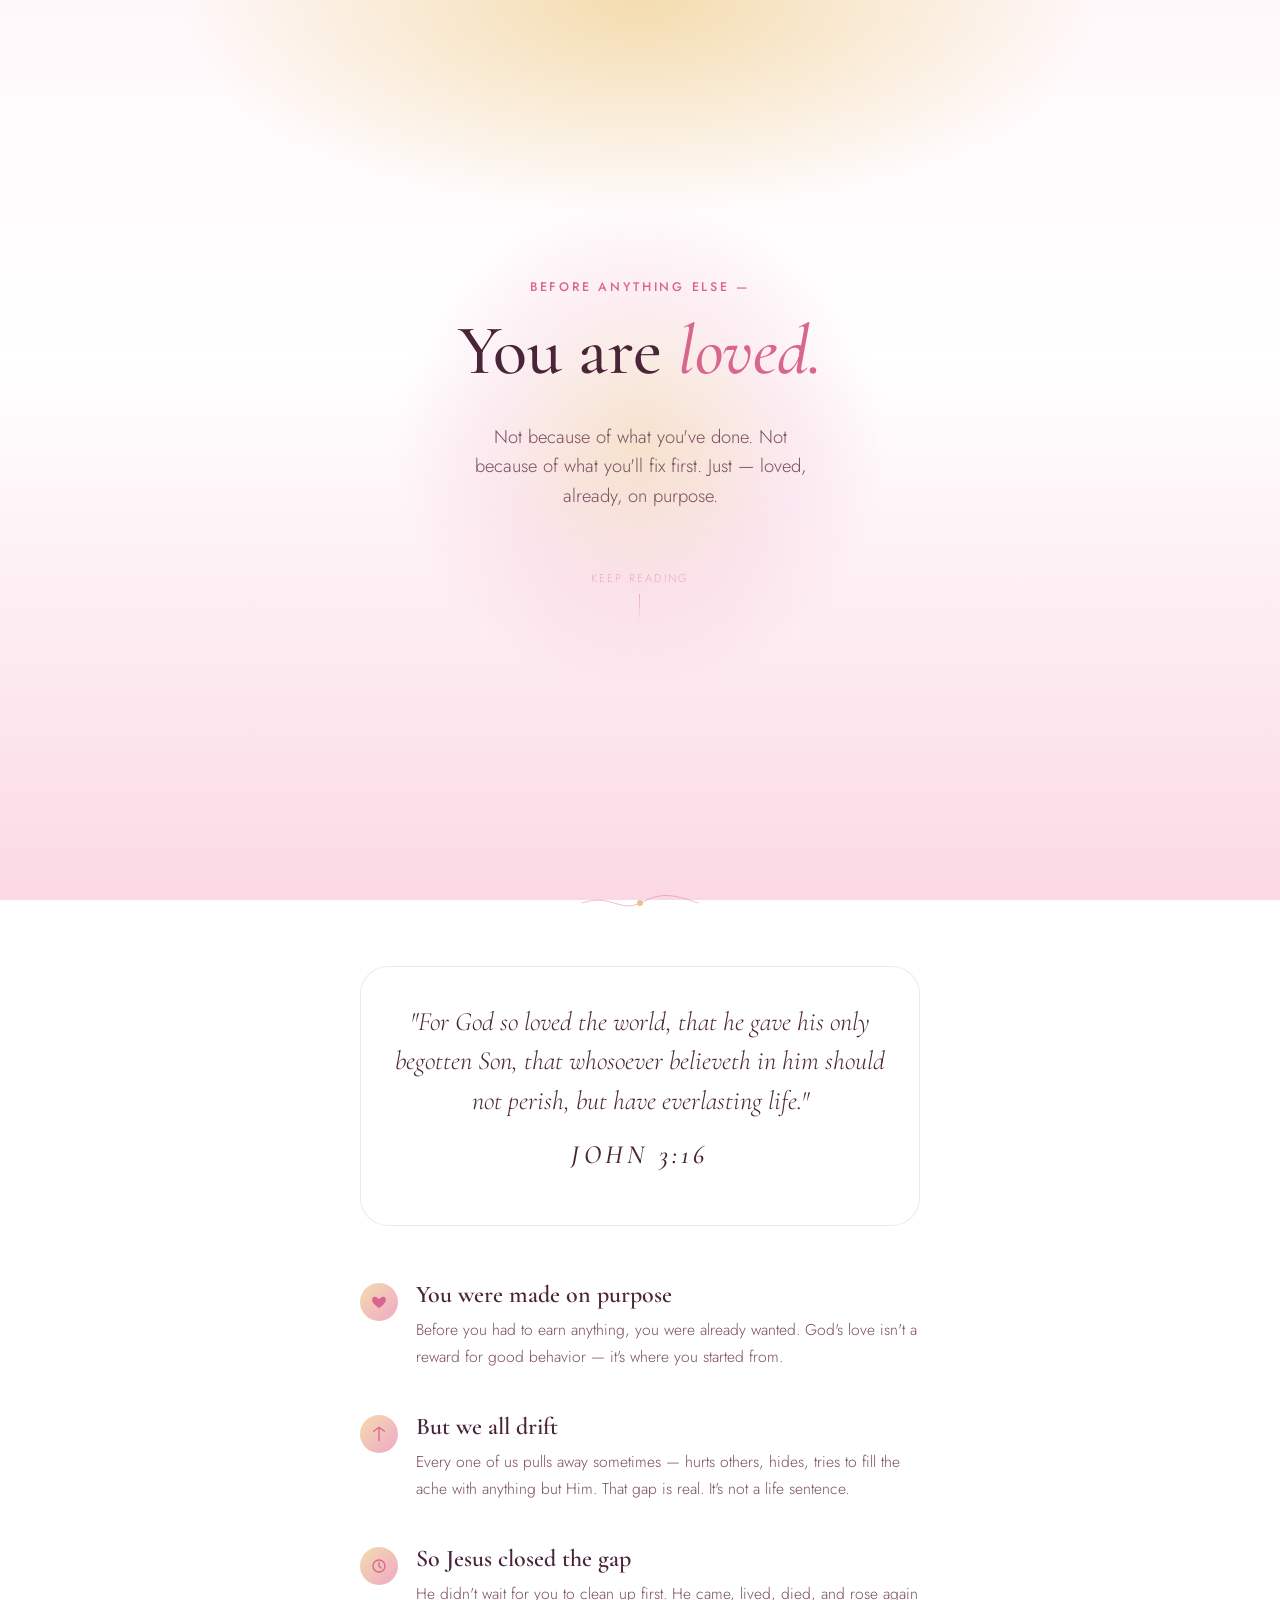
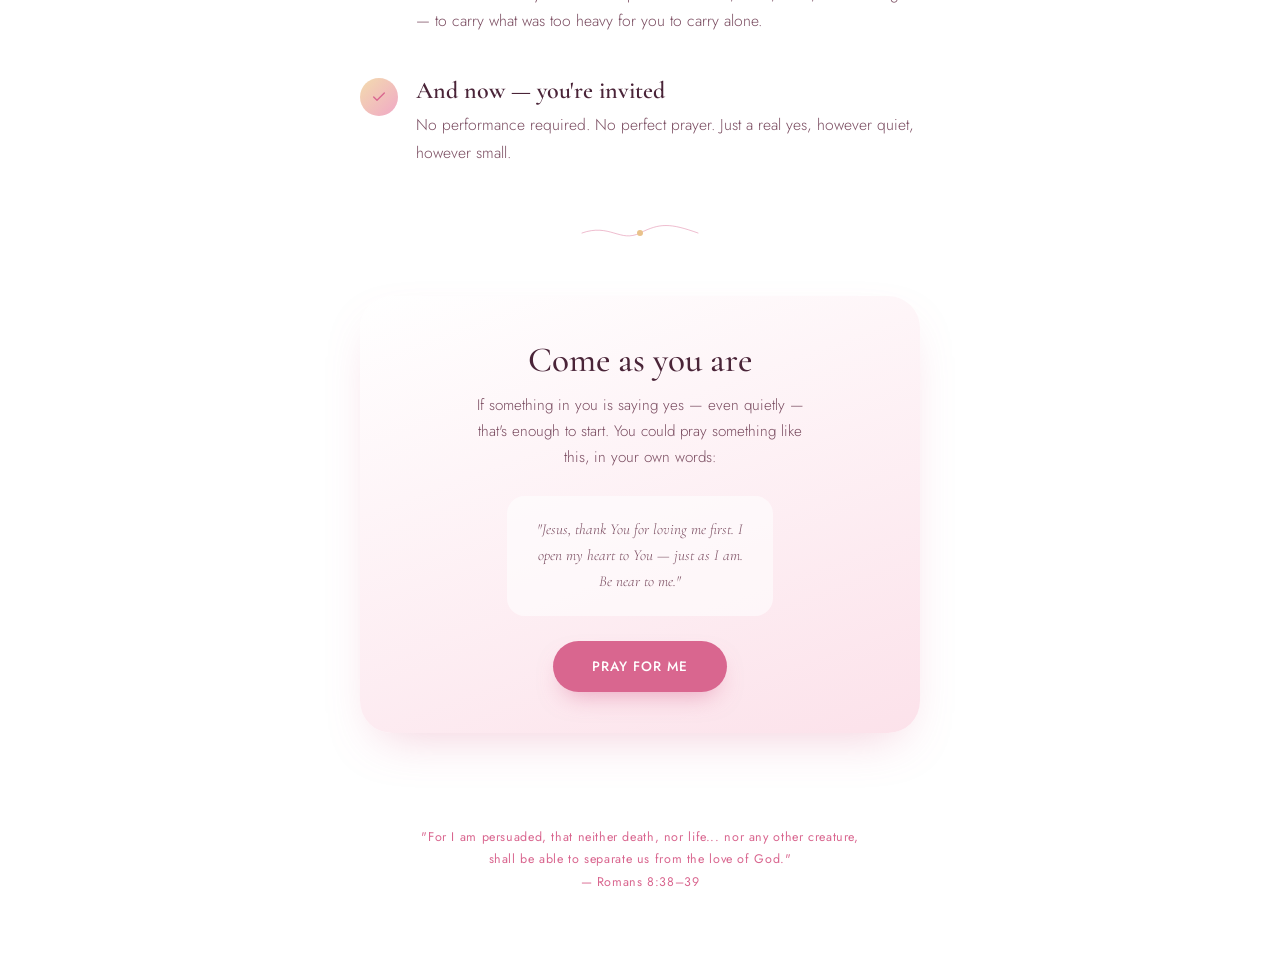
<file: jesuslovesyou/index.html>
<!DOCTYPE html>
<html lang="en">
<head>
<meta charset="UTF-8">
<meta name="viewport" content="width=device-width, initial-scale=1.0">
<title>You Are Loved — Good News</title>
<link rel="canonical" href="https://jourhelp.nl/jesuslovesyou">
<meta property="og:url" content="https://jourhelp.nl/jesuslovesyou">
<link rel="preconnect" href="https://fonts.googleapis.com">
<link rel="preconnect" href="https://fonts.gstatic.com" crossorigin>
<link href="https://fonts.googleapis.com/css2?family=Cormorant+Garamond:ital,wght@0,400;0,500;0,600;1,500&family=Jost:wght@300;400;500;600&display=swap" rel="stylesheet">
<style>
  :root{
    --blush:#fff8fa;
    --petal:#fbd9e4;
    --rose:#f0a8c6;
    --rosedeep:#d9668f;
    --plum:#4a2438;
    --plum-soft:#7a4c60;
    --gold:#e6b877;
    --gold-soft:#f3dcae;
    --max:640px;
  }

  *{box-sizing:border-box;}

  html{scroll-behavior:smooth;}

  body{
    margin:0;
    background:
      radial-gradient(60% 40% at 50% 0%, var(--gold-soft) 0%, transparent 60%),
      linear-gradient(180deg, var(--blush) 0%, #fff 40%, var(--petal) 100%);
    background-attachment:fixed;
    color:var(--plum);
    font-family:'Jost', sans-serif;
    font-weight:300;
    -webkit-font-smoothing:antialiased;
    text-rendering:optimizeLegibility;
  }

  .wrap{
    max-width:var(--max);
    margin:0 auto;
    padding:clamp(1.5rem, 6vw, 3rem) clamp(1.25rem, 6vw, 2.5rem) 4rem;
    position:relative;
  }

  /* ---------- Hero ---------- */

  .hero{
    min-height:88vh;
    display:flex;
    flex-direction:column;
    align-items:center;
    justify-content:center;
    text-align:center;
    position:relative;
  }

  .glow{
    position:absolute;
    top:50%; left:50%;
    width:min(80vw, 480px);
    height:min(80vw, 480px);
    transform:translate(-50%,-50%);
    background:radial-gradient(circle, rgba(230,184,119,0.35) 0%, rgba(240,168,198,0.18) 45%, transparent 72%);
    filter:blur(6px);
    border-radius:50%;
    z-index:0;
    animation:breathe 7s ease-in-out infinite;
  }

  @keyframes breathe{
    0%, 100%{ transform:translate(-50%,-50%) scale(1); opacity:0.9; }
    50%{ transform:translate(-50%,-50%) scale(1.08); opacity:1; }
  }

  .eyebrow{
    position:relative; z-index:1;
    font-size:0.78rem;
    letter-spacing:0.22em;
    text-transform:uppercase;
    color:var(--rosedeep);
    margin-bottom:1.1rem;
    font-weight:500;
  }

  h1{
    position:relative; z-index:1;
    font-family:'Cormorant Garamond', serif;
    font-weight:500;
    font-size:clamp(2.6rem, 9vw, 4.4rem);
    line-height:1.05;
    margin:0 0 1rem;
    color:var(--plum);
  }

  h1 em{
    font-style:italic;
    color:var(--rosedeep);
  }

  .hero-sub{
    position:relative; z-index:1;
    font-size:clamp(1rem, 2.6vw, 1.15rem);
    color:var(--plum-soft);
    max-width:32ch;
    line-height:1.6;
    font-weight:300;
  }

  .scroll-cue{
    position:relative; z-index:1;
    margin-top:2.6rem;
    font-size:0.7rem;
    letter-spacing:0.2em;
    text-transform:uppercase;
    color:var(--rose);
    display:flex;
    flex-direction:column;
    align-items:center;
    gap:0.5rem;
  }

  .scroll-cue::after{
    content:"";
    width:1px; height:28px;
    background:linear-gradient(var(--rose), transparent);
    animation:drip 2.2s ease-in-out infinite;
  }

  @keyframes drip{
    0%{ opacity:0; transform:scaleY(0.4); }
    50%{ opacity:1; transform:scaleY(1); }
    100%{ opacity:0; transform:scaleY(0.4); }
  }

  /* ---------- Divider ---------- */

  .divider{
    display:flex;
    justify-content:center;
    margin:3.2rem 0;
    opacity:0.85;
  }

  /* ---------- Verse block ---------- */

  .verse-block{
    text-align:center;
    padding:2.2rem clamp(1rem,4vw,2rem);
    background:rgba(255,255,255,0.55);
    border:1px solid rgba(217,102,143,0.18);
    border-radius:28px;
    backdrop-filter:blur(6px);
  }

  .verse-block p{
    font-family:'Cormorant Garamond', serif;
    font-style:italic;
    font-size:clamp(1.3rem, 4vw, 1.65rem);
    line-height:1.5;
    color:var(--plum);
    margin:0 0 0.9rem;
  }

  .verse-ref{
    font-family:'Jost', sans-serif;
    font-size:0.78rem;
    letter-spacing:0.16em;
    text-transform:uppercase;
    color:var(--rosedeep);
    font-weight:500;
  }

  /* ---------- Story beats ---------- */

  .beats{
    display:flex;
    flex-direction:column;
    gap:2.6rem;
    margin:3.4rem 0;
  }

  .beat{
    display:grid;
    grid-template-columns:auto 1fr;
    gap:1.1rem;
    align-items:start;
  }

  .beat-mark{
    width:38px; height:38px;
    flex-shrink:0;
    border-radius:50%;
    background:linear-gradient(135deg, var(--gold-soft), var(--rose));
    display:flex; align-items:center; justify-content:center;
    margin-top:0.15rem;
  }

  .beat-mark svg{ width:16px; height:16px; }

  .beat h3{
    font-family:'Cormorant Garamond', serif;
    font-weight:600;
    font-size:clamp(1.25rem, 3.4vw, 1.5rem);
    margin:0 0 0.4rem;
    color:var(--plum);
  }

  .beat p{
    margin:0;
    font-size:0.98rem;
    line-height:1.75;
    color:var(--plum-soft);
    font-weight:300;
  }

  /* ---------- Invitation ---------- */

  .invite{
    text-align:center;
    padding:2.6rem clamp(1.25rem,5vw,2.4rem);
    background:linear-gradient(160deg, #fff 0%, var(--petal) 130%);
    border-radius:32px;
    box-shadow:0 20px 50px -20px rgba(217,102,143,0.35);
  }

  .invite h2{
    font-family:'Cormorant Garamond', serif;
    font-weight:500;
    font-size:clamp(1.7rem, 5vw, 2.2rem);
    margin:0 0 0.8rem;
  }

  .invite p{
    font-size:0.95rem;
    line-height:1.7;
    color:var(--plum-soft);
    max-width:38ch;
    margin:0 auto 1.6rem;
    font-weight:300;
  }

  .prayer{
    font-family:'Cormorant Garamond', serif;
    font-style:italic;
    font-size:1.05rem;
    line-height:1.7;
    color:var(--plum);
    background:rgba(255,255,255,0.6);
    border-radius:18px;
    padding:1.3rem 1.4rem;
    margin:0 0 1.8rem;
  }

  .cta{
    display:inline-block;
    padding:0.95rem 2.4rem;
    background:var(--rosedeep);
    color:#fff;
    text-decoration:none;
    border:none;
    border-radius:999px;
    font-family:'Jost', sans-serif;
    font-size:0.85rem;
    letter-spacing:0.08em;
    text-transform:uppercase;
    font-weight:500;
    cursor:pointer;
    transition:transform 0.25s ease, box-shadow 0.25s ease;
    box-shadow:0 12px 24px -10px rgba(217,102,143,0.55);
  }

  .cta:hover{
    transform:translateY(-2px);
    box-shadow:0 16px 30px -10px rgba(217,102,143,0.6);
  }

  .pray-form{
    display:flex;
    flex-direction:column;
    align-items:center;
    gap:0.9rem;
  }

  .pray-input{
    display:none;
    width:100%;
    max-width:280px;
    padding:0.85rem 1.1rem;
    border:1px solid rgba(217,102,143,0.35);
    border-radius:999px;
    background:#fff;
    color:var(--plum);
    font-family:'Jost', sans-serif;
    font-size:0.95rem;
    text-align:center;
    outline:none;
  }

  .pray-input.show{
    display:block;
  }

  .pray-input:focus{
    border-color:var(--rosedeep);
    box-shadow:0 0 0 3px rgba(217,102,143,0.15);
  }

  /* ---------- Footer ---------- */

  footer{
    text-align:center;
    margin-top:3.4rem;
    padding-top:1.6rem;
  }

  footer p{
    font-size:0.78rem;
    letter-spacing:0.05em;
    color:var(--rosedeep);
    line-height:1.8;
    font-weight:400;
  }

  @media (prefers-reduced-motion: reduce){
    .glow, .scroll-cue::after{ animation:none; }
  }

  @media (max-width:380px){
    .beat{ grid-template-columns:1fr; }
    .beat-mark{ margin-bottom:0.3rem; }
  }
</style>
</head>
<body>

<div class="wrap">

  <section class="hero">
    <div class="glow" aria-hidden="true"></div>
    <p class="eyebrow">before anything else —</p>
    <h1>You are <em>loved.</em></h1>
    <p class="hero-sub">Not because of what you've done. Not because of what you'll fix first. Just — loved, already, on purpose.</p>
    <div class="scroll-cue">keep reading</div>
  </section>

  <div class="divider" aria-hidden="true">
    <svg width="120" height="24" viewBox="0 0 120 24" fill="none">
      <path d="M2 12 C 30 2, 40 22, 60 12 S 90 2, 118 12" stroke="#d9668f" stroke-width="1" stroke-linecap="round" opacity="0.5"/>
      <circle cx="60" cy="12" r="3" fill="#e6b877"/>
    </svg>
  </div>

  <div class="verse-block">
    <p>"For God so loved the world, that he gave his only begotten Son, that whosoever believeth in him should not perish, but have everlasting life."</p>
    <p class="verse-ref">John 3:16</p>
  </div>

  <div class="beats">

    <div class="beat">
      <div class="beat-mark" aria-hidden="true">
        <svg viewBox="0 0 24 24" fill="none"><path d="M12 21s-7-4.35-9.5-9C.5 8 2 4 6 4c2.2 0 3.8 1.3 6 4 2.2-2.7 3.8-4 6-4 4 0 5.5 4 3.5 8-2.5 4.65-9.5 9-9.5 9z" fill="#d9668f"/></svg>
      </div>
      <div>
        <h3>You were made on purpose</h3>
        <p>Before you had to earn anything, you were already wanted. God's love isn't a reward for good behavior — it's where you started from.</p>
      </div>
    </div>

    <div class="beat">
      <div class="beat-mark" aria-hidden="true">
        <svg viewBox="0 0 24 24" fill="none"><path d="M12 2v20M4 8l8-6 8 6" stroke="#d9668f" stroke-width="2" stroke-linecap="round" stroke-linejoin="round"/></svg>
      </div>
      <div>
        <h3>But we all drift</h3>
        <p>Every one of us pulls away sometimes — hurts others, hides, tries to fill the ache with anything but Him. That gap is real. It's not a life sentence.</p>
      </div>
    </div>

    <div class="beat">
      <div class="beat-mark" aria-hidden="true">
        <svg viewBox="0 0 24 24" fill="none"><circle cx="12" cy="12" r="9" stroke="#d9668f" stroke-width="2"/><path d="M12 7v5l3 3" stroke="#d9668f" stroke-width="2" stroke-linecap="round"/></svg>
      </div>
      <div>
        <h3>So Jesus closed the gap</h3>
        <p>He didn't wait for you to clean up first. He came, lived, died, and rose again — to carry what was too heavy for you to carry alone.</p>
      </div>
    </div>

    <div class="beat">
      <div class="beat-mark" aria-hidden="true">
        <svg viewBox="0 0 24 24" fill="none"><path d="M4 12l5 5L20 6" stroke="#d9668f" stroke-width="2" stroke-linecap="round" stroke-linejoin="round"/></svg>
      </div>
      <div>
        <h3>And now — you're invited</h3>
        <p>No performance required. No perfect prayer. Just a real yes, however quiet, however small.</p>
      </div>
    </div>

  </div>

  <div class="divider" aria-hidden="true">
    <svg width="120" height="24" viewBox="0 0 120 24" fill="none">
      <path d="M2 12 C 30 2, 40 22, 60 12 S 90 2, 118 12" stroke="#d9668f" stroke-width="1" stroke-linecap="round" opacity="0.5"/>
      <circle cx="60" cy="12" r="3" fill="#e6b877"/>
    </svg>
  </div>

  <div class="invite">
    <h2>Come as you are</h2>
    <p>If something in you is saying yes — even quietly — that's enough to start. You could pray something like this, in your own words:</p>
    <p class="prayer">"Jesus, thank You for loving me first. I open my heart to You — just as I am. Be near to me."</p>

    <form class="pray-form" id="prayForm" novalidate>
      <input type="text" id="prayName" class="pray-input" placeholder="Your first name" aria-label="Your first name" autocomplete="given-name">
      <button type="submit" class="cta" id="prayBtn">Pray for me</button>
    </form>
  </div>

  <footer>
    <p>"For I am persuaded, that neither death, nor life... nor any other creature,<br>shall be able to separate us from the love of God."<br>— Romans 8:38–39</p>
  </footer>

</div>

<script>
(function(){
  var form = document.getElementById('prayForm');
  var input = document.getElementById('prayName');
  var revealed = false;

  form.addEventListener('submit', function(e){
    e.preventDefault();

    if(!revealed){
      revealed = true;
      input.classList.add('show');
      input.focus();
      return;
    }

    var name = input.value.trim();
    if(!name){
      input.focus();
      return;
    }

    var subject = encodeURIComponent('Pray for ' + name);
    var body = encodeURIComponent(name + ' has asked for prayer on jourhelp.nl/jesuslovesyou.');
    window.location.href = 'mailto:jourhelp@icloud.com?subject=' + subject + '&body=' + body;
  });
})();
</script>

</body>
</html>
</file>
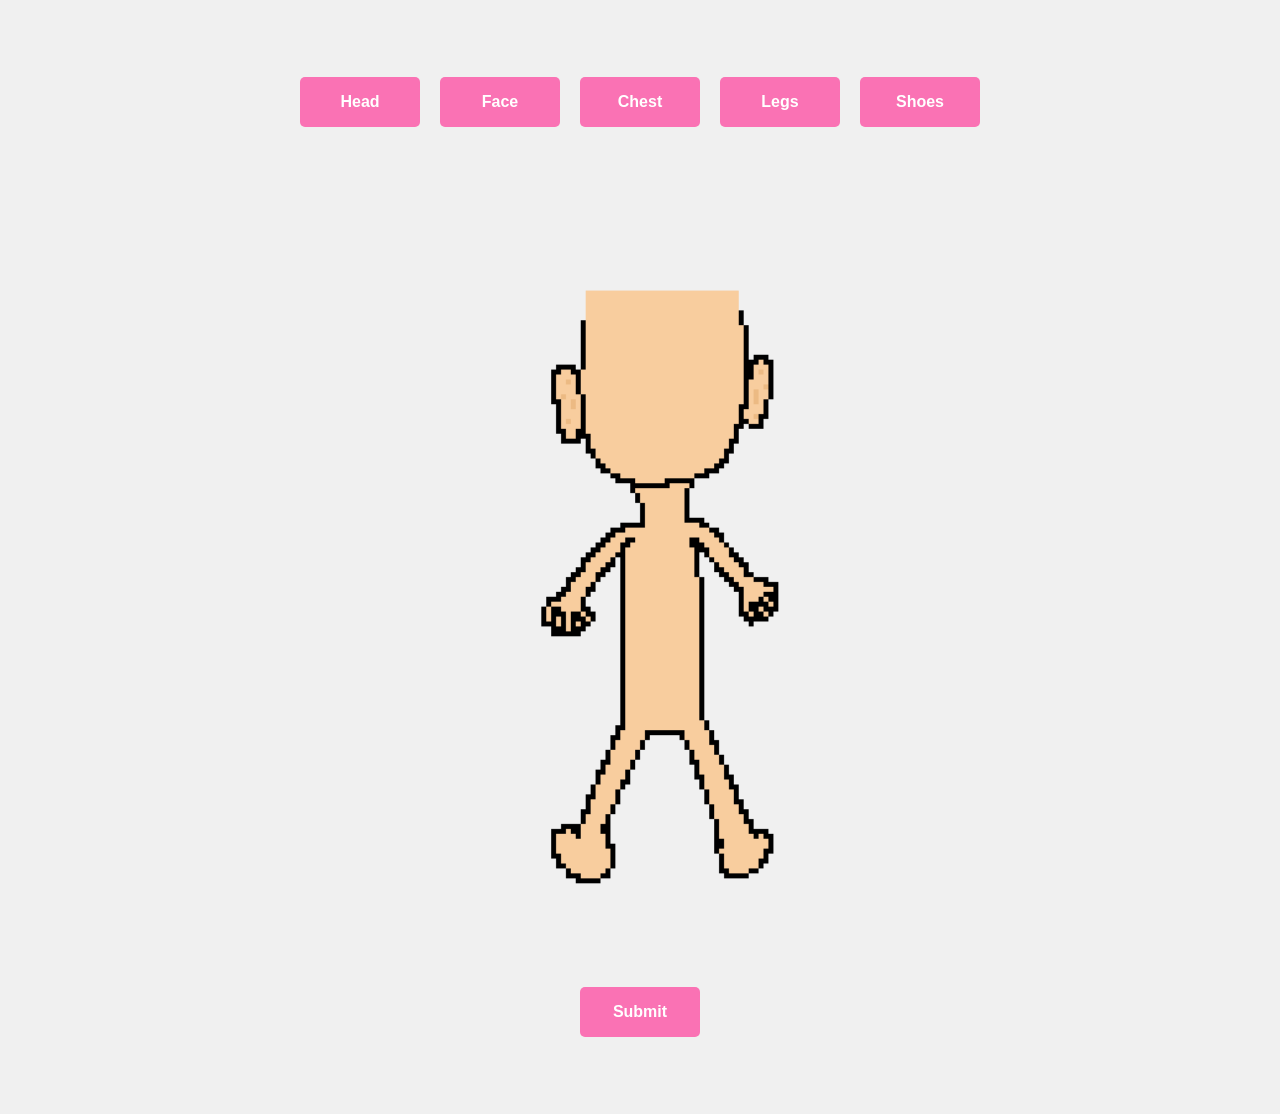
<file: CharacterCreation.html>
<!DOCTYPE html>
<html lang="en">
<head>
    <meta charset="UTF-8">
    <title>Character Creation</title>
    <link rel="stylesheet" href="CharacterCreation.css">
</head>
<body>

<div id="controls">
    <button class="button" id="Head">Head</button>
    <button class="button" id="Face">Face</button>
    <button class="button" id="Chest">Chest</button>
    <button class="button" id="Legs">Legs</button>
    <button class="button" id="Shoes">Shoes</button>
</div>

<div id="categoryContainer">
    <div id="headDiv" class="category">
        <img class="Hair" id="HairOne" src="Assets/HairOne.gif">
        <img class="Hair" id="HairTwo" src="Assets/HairTwo.gif">
        <img class="Hair" id="HairThree" src="Assets/HairThree.gif">
    </div>

    <div id="faceDiv" class="category">
        <img class="Face" id="FaceOne" src="Assets/FaceOne.png">
        <img class="Face" id="FaceTwo" src="Assets/FaceTwo.png">
        <img class="Face" id="FaceThree" src="Assets/FaceThree.png">
    </div>

    <div id="chestDiv" class="category">
        <img class="Shirt" id="ShirtOne" src="Assets/ShirtOne.gif">
        <img class="Shirt" id="ShirtTwo" src="Assets/ShirtTwo.gif">
        <img class="Shirt" id="ShirtThree" src="Assets/ShirtThree.gif">
    </div>

    <div id="legsDiv" class="category">
        <img class="Pants" id="PantsOne" src="Assets/PantsOne.gif">
        <img class="Pants" id="PantsTwo" src="Assets/PantsTwo.gif">
        <img class="Pants" id="PantsThree" src="Assets/PantsThree.gif">
    </div>

    <div id="shoesDiv" class="category">
        <img class="Shoes" id="ShoesOne" src="Assets/ShoesOne.gif">
        <img class="Shoes" id="ShoesTwo" src="Assets/ShoesTwo.gif">
        <img class="Shoes" id="ShoesThree" src="Assets/ShoesThree.gif">
    </div>
</div>

<div id="characterContainer">
    <img id="bodyBaseImage" src="Assets/Base.png">
</div>

<div id="submitContainer">
    <button class="button" id="submitButton">Submit</button>
</div>

<script src="CharacterCreation.js"></script>
</body>
</html>
</file>
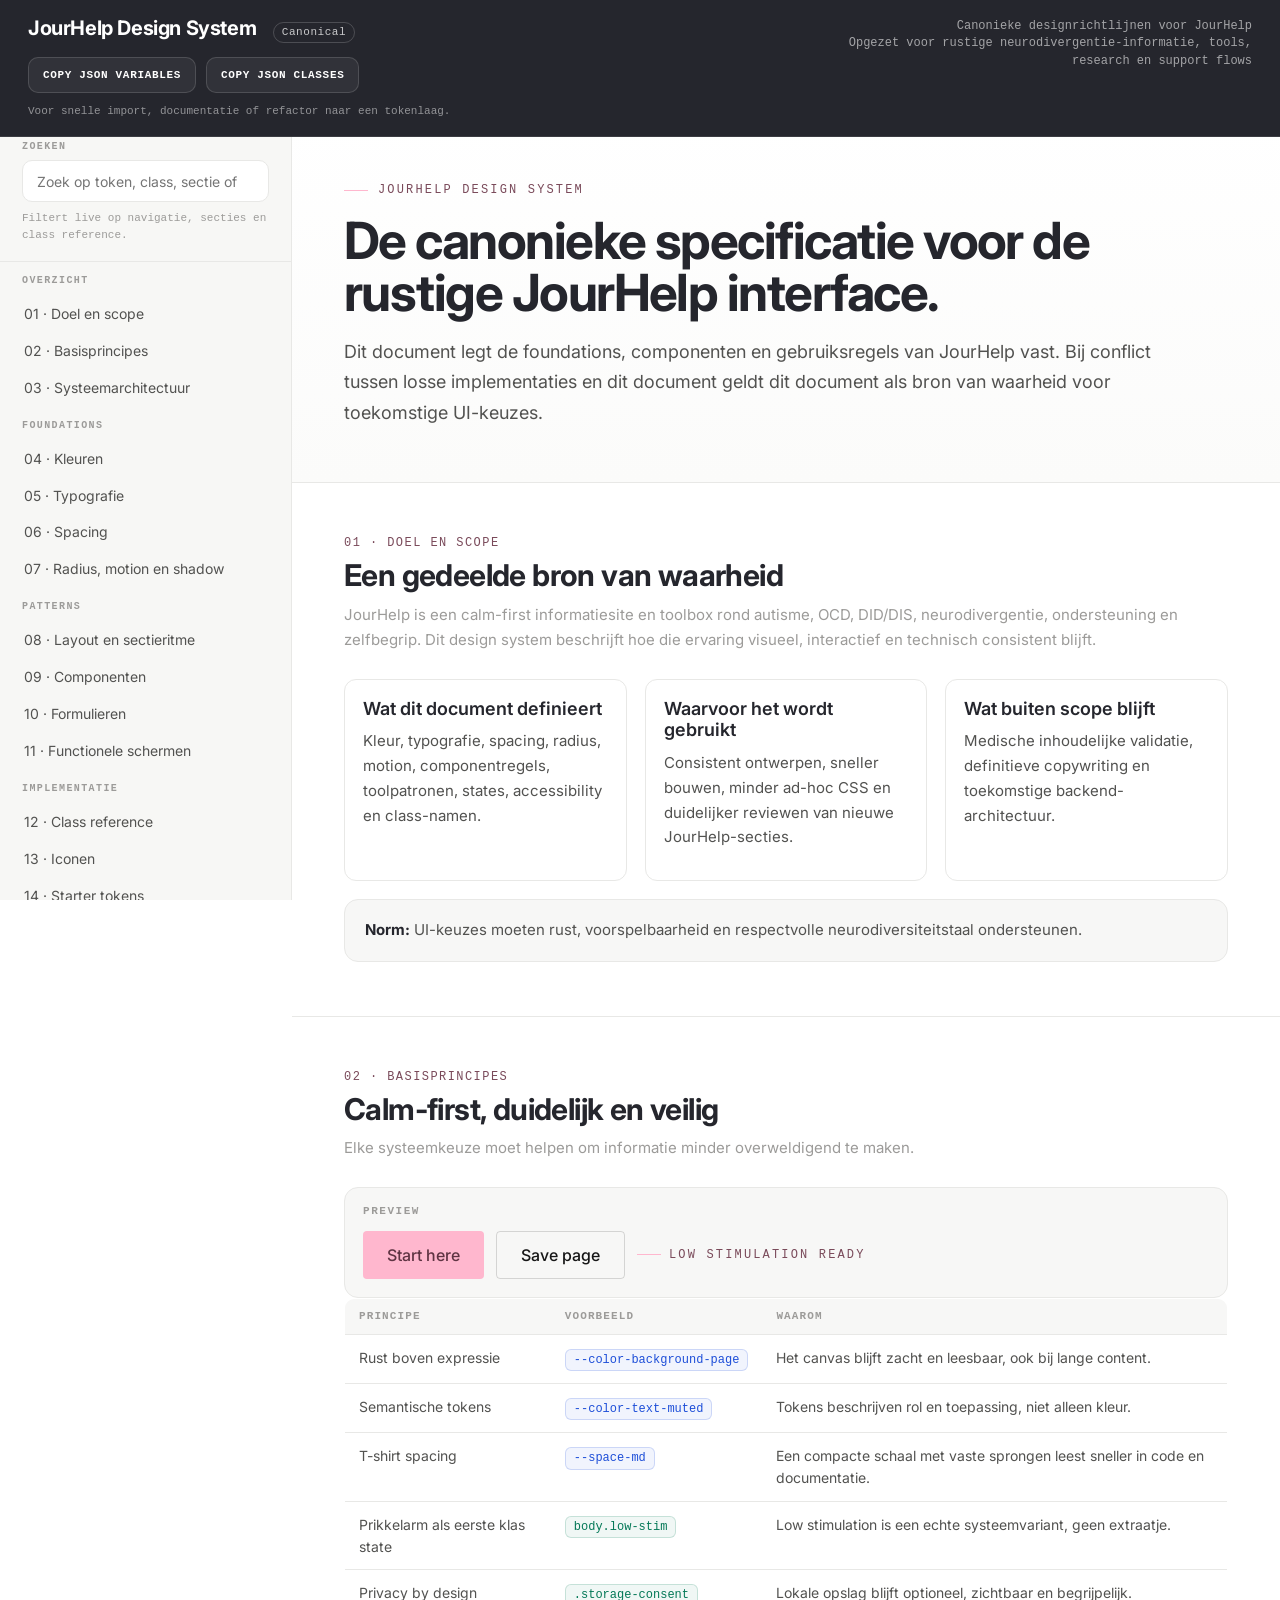
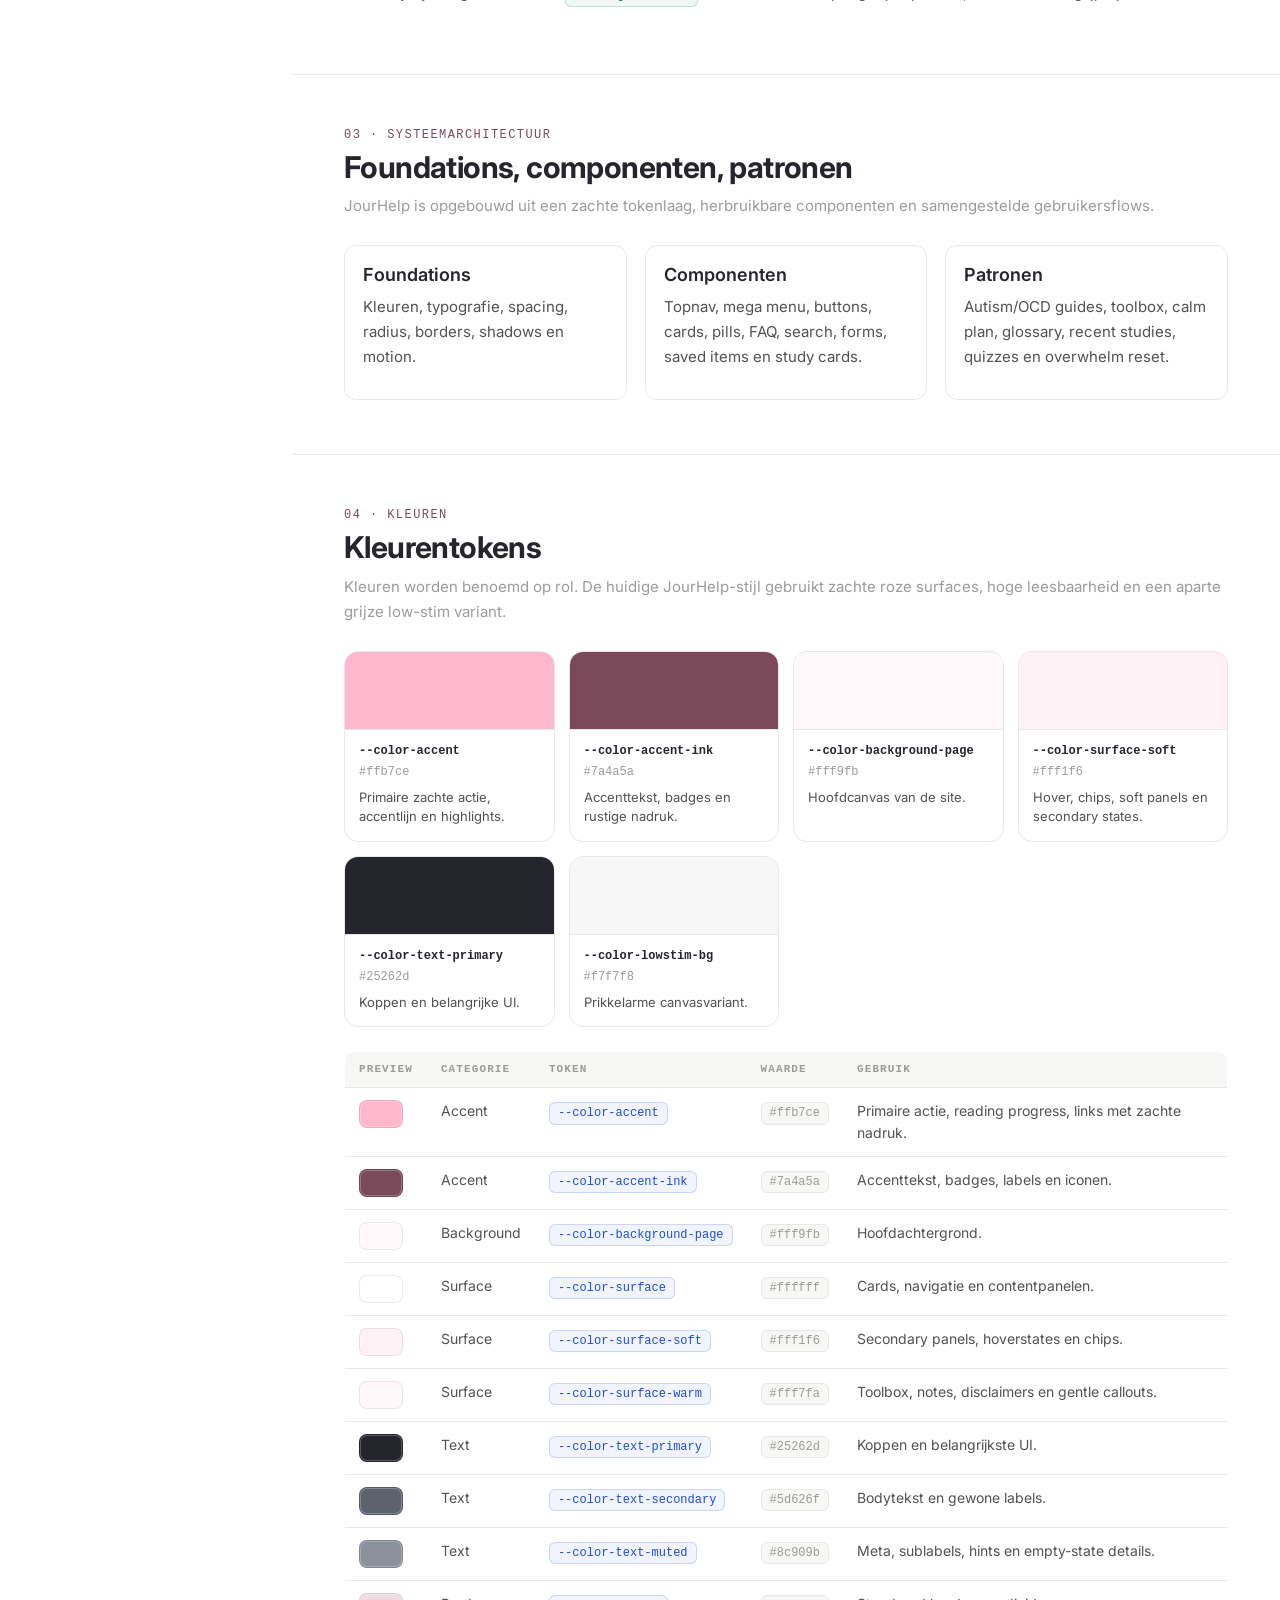
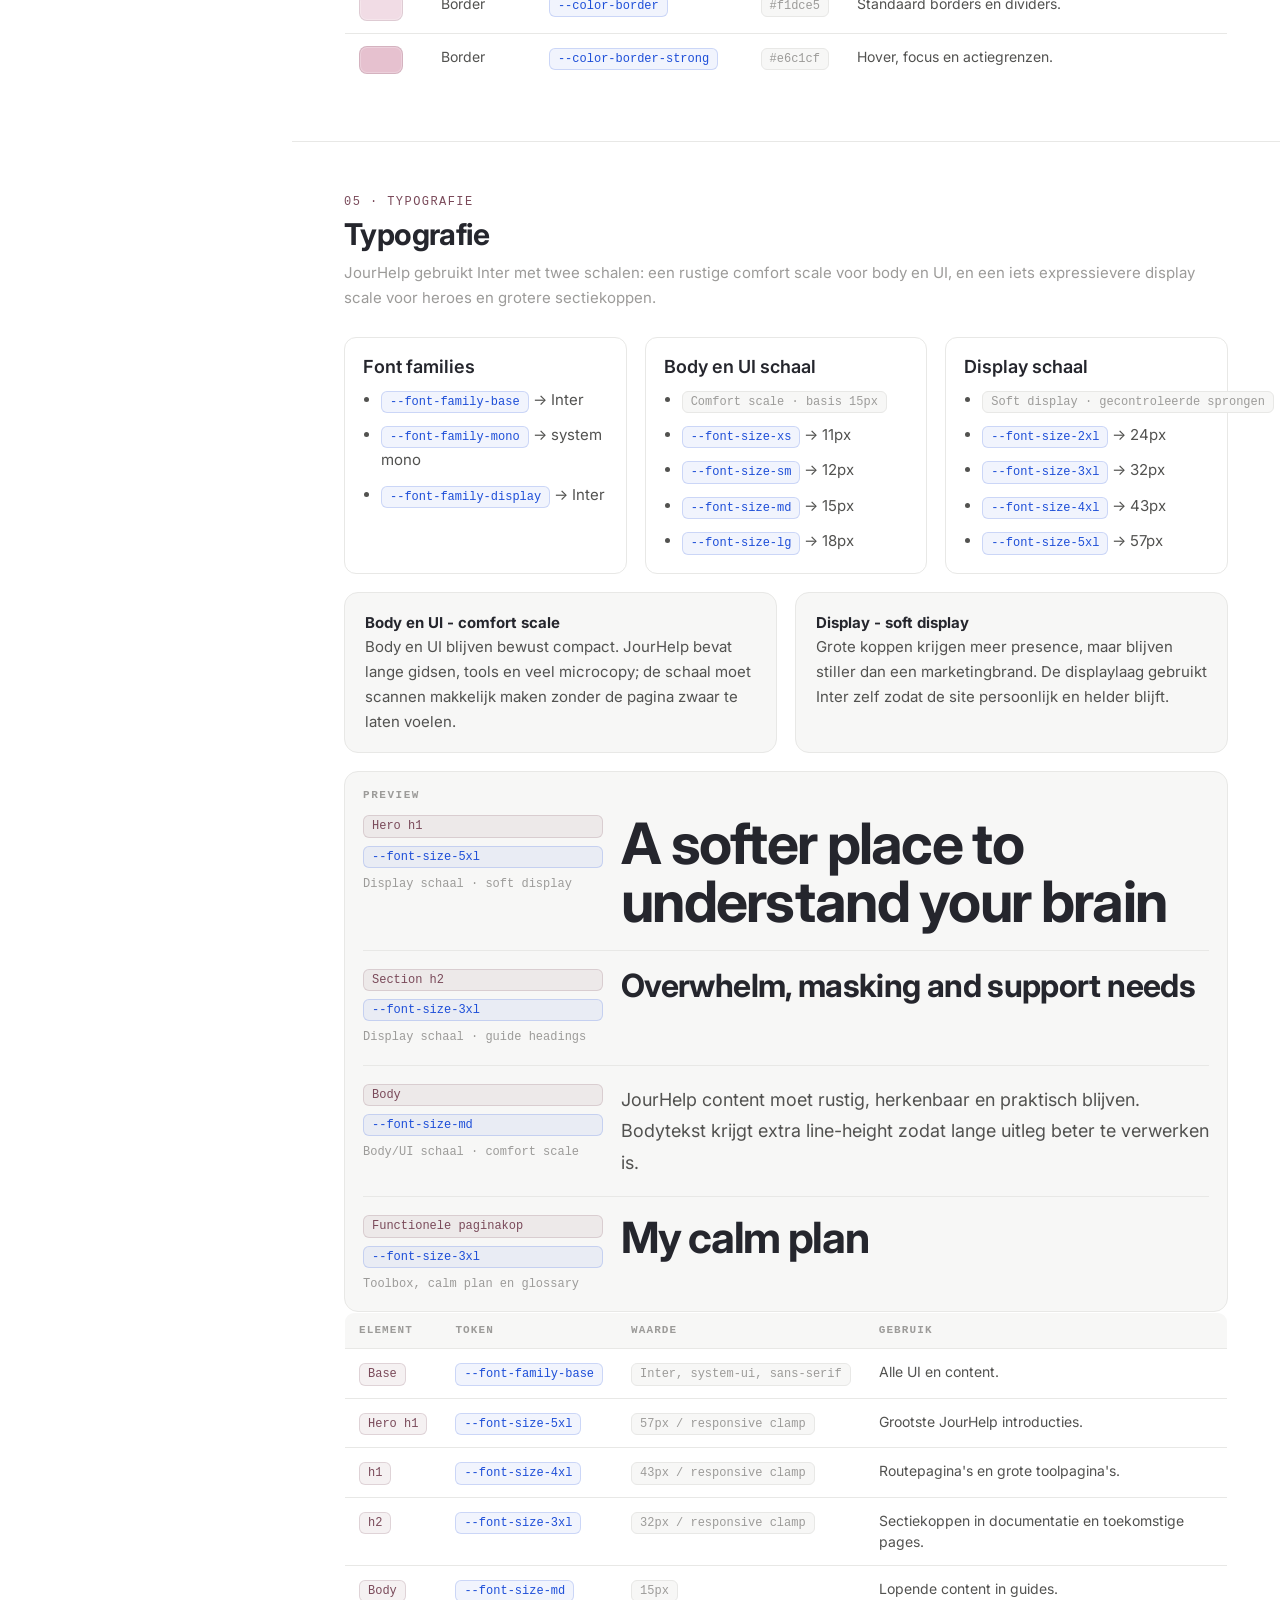
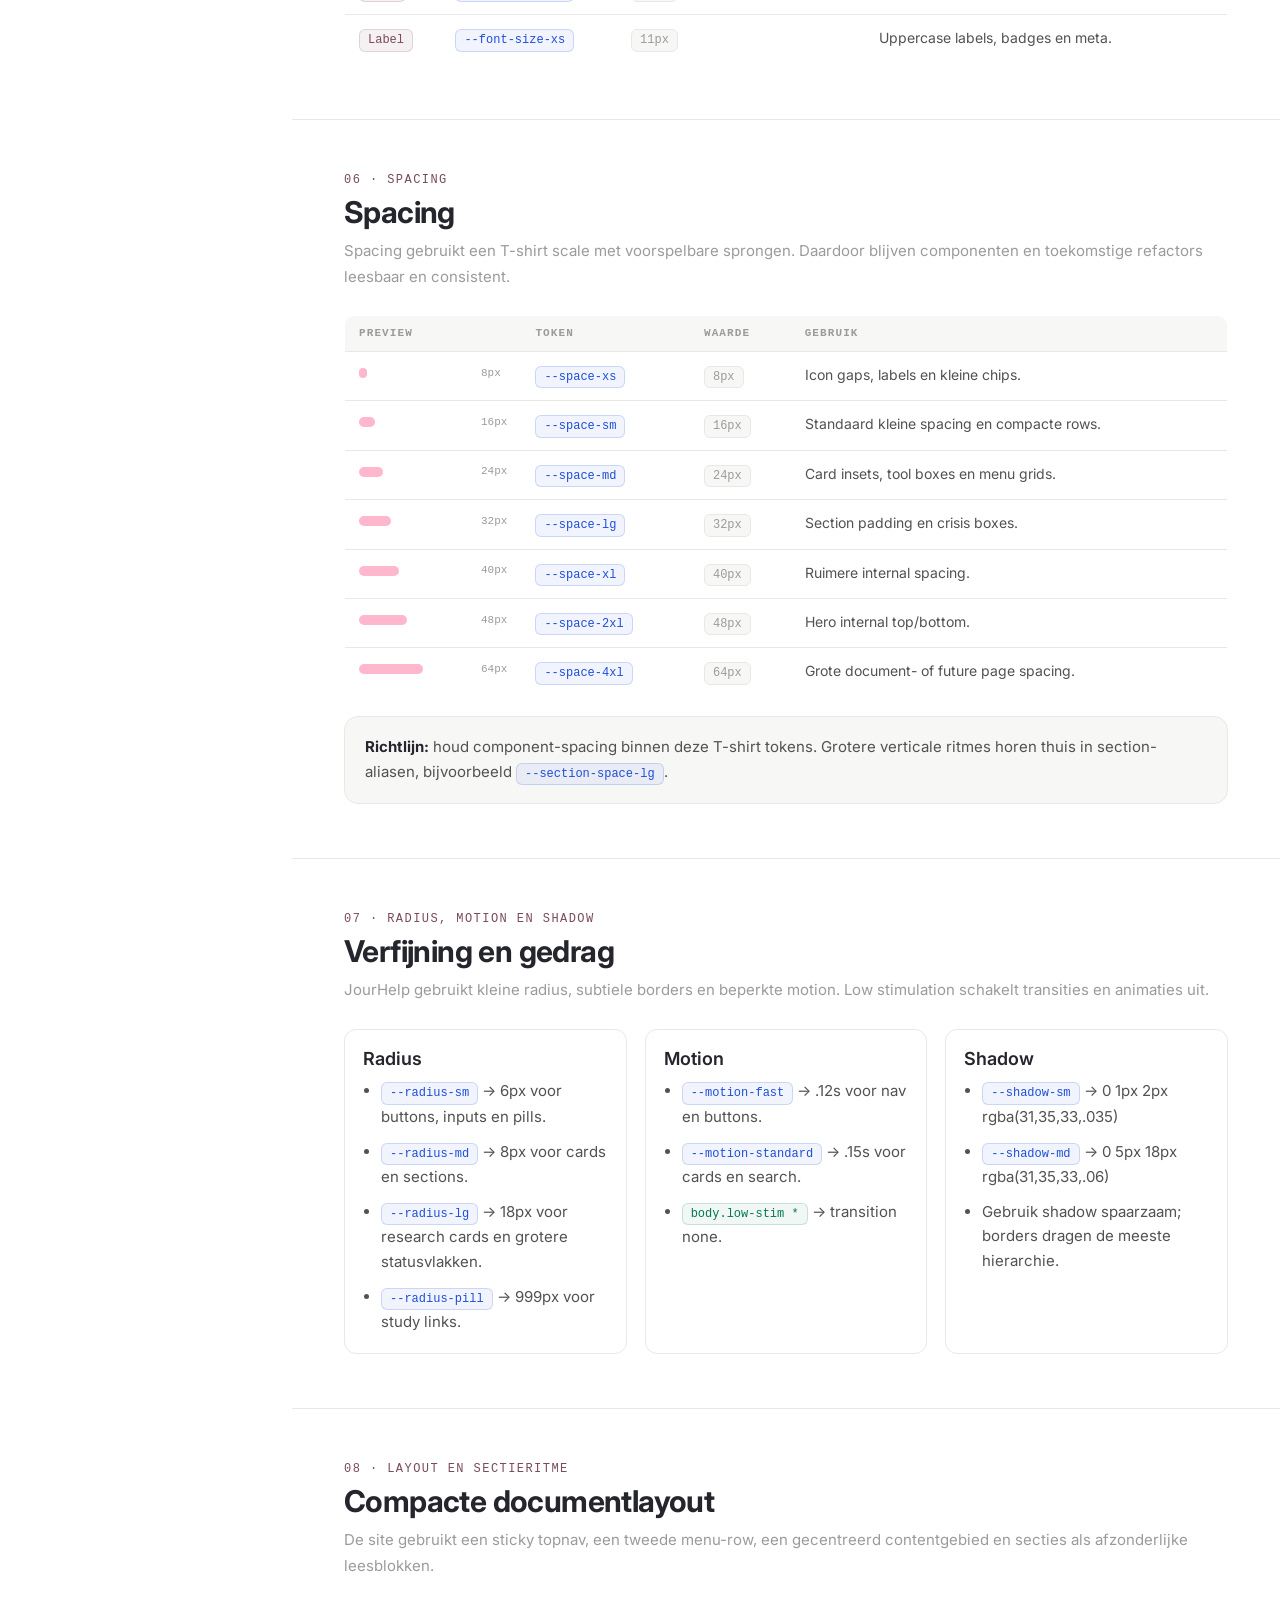
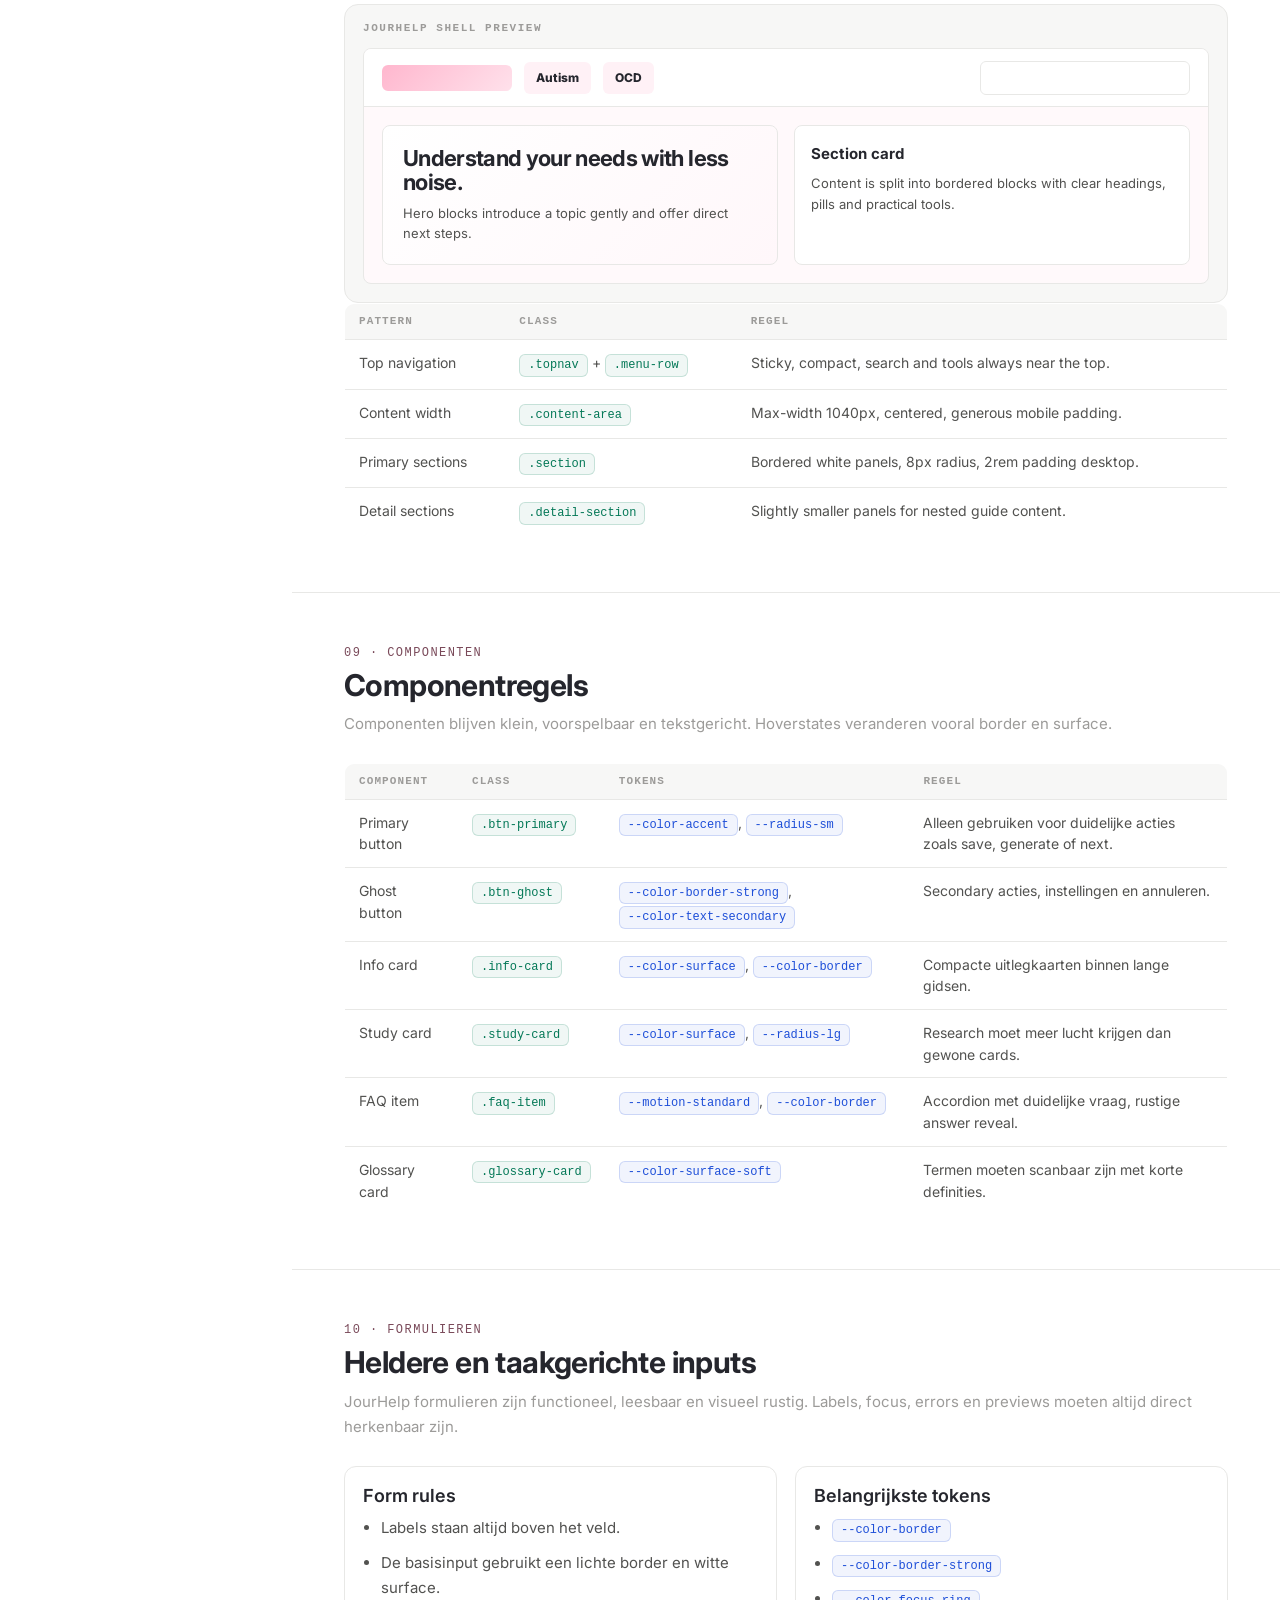
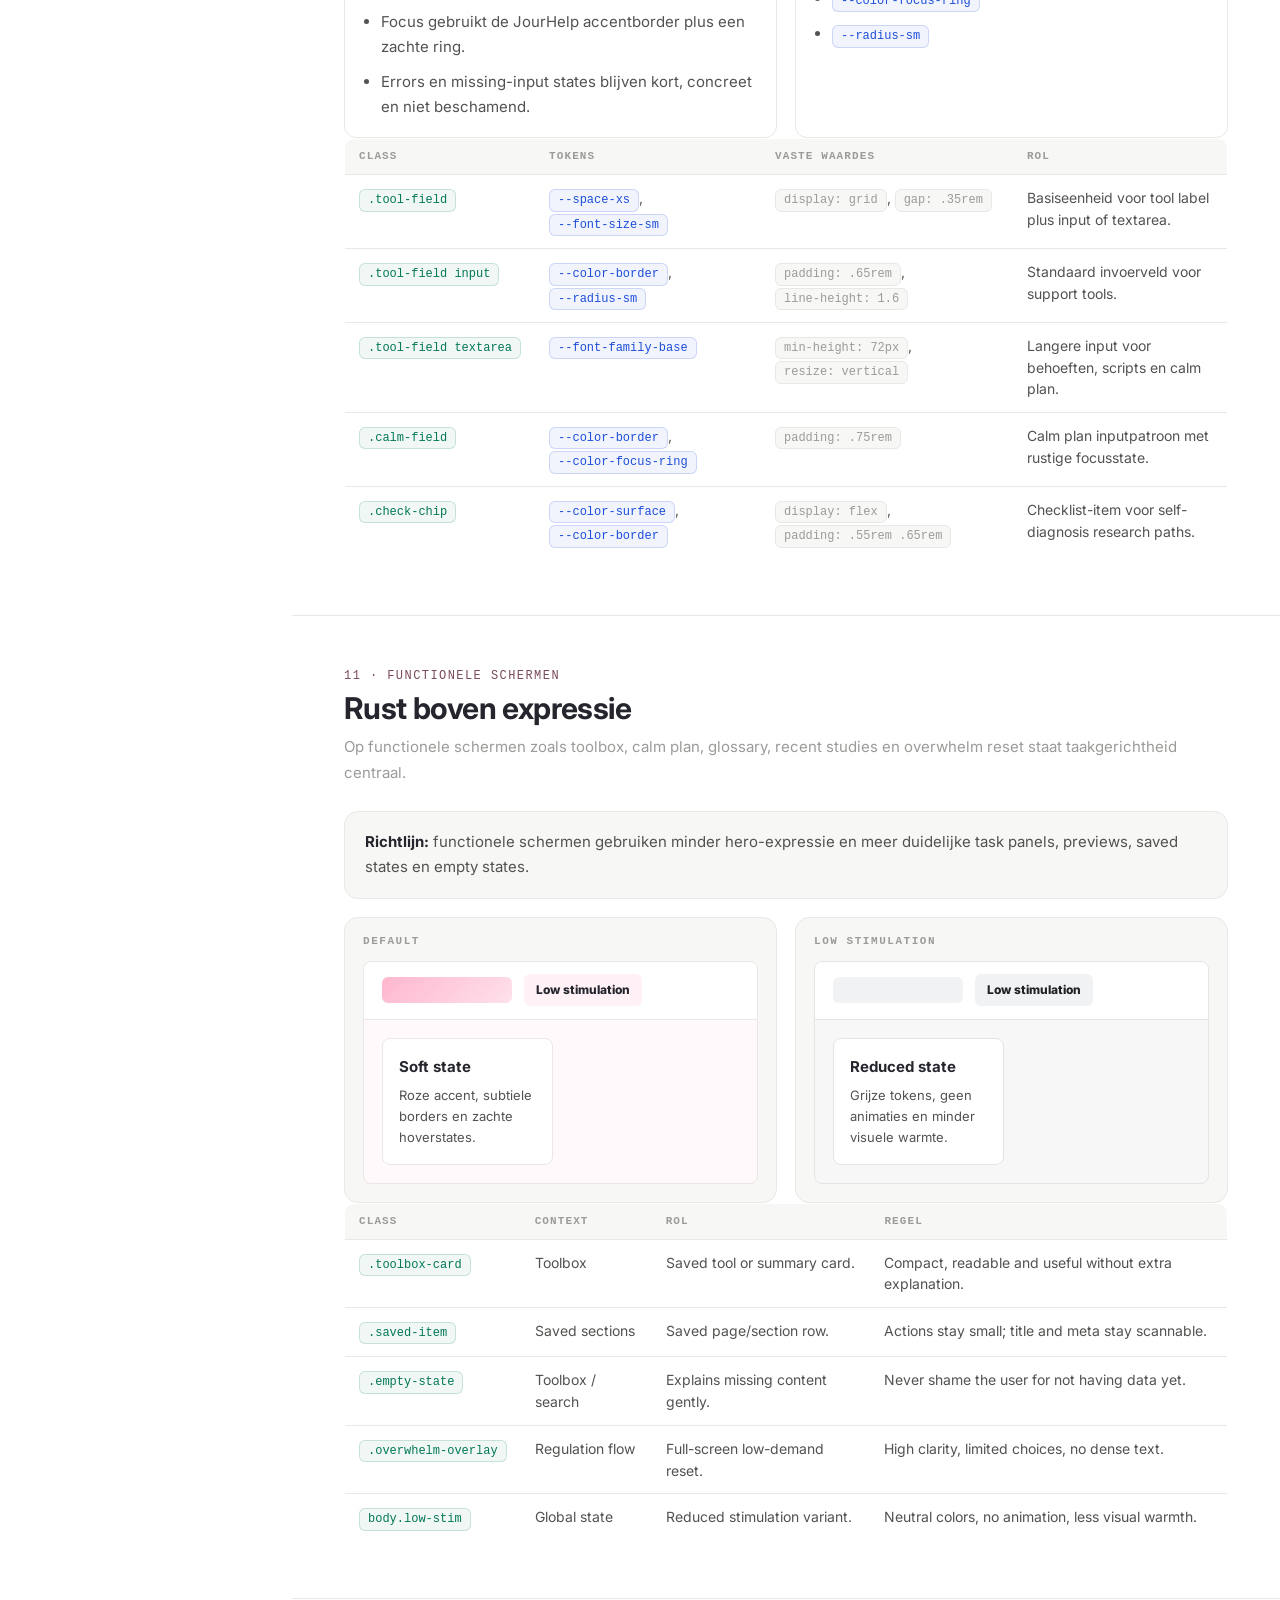
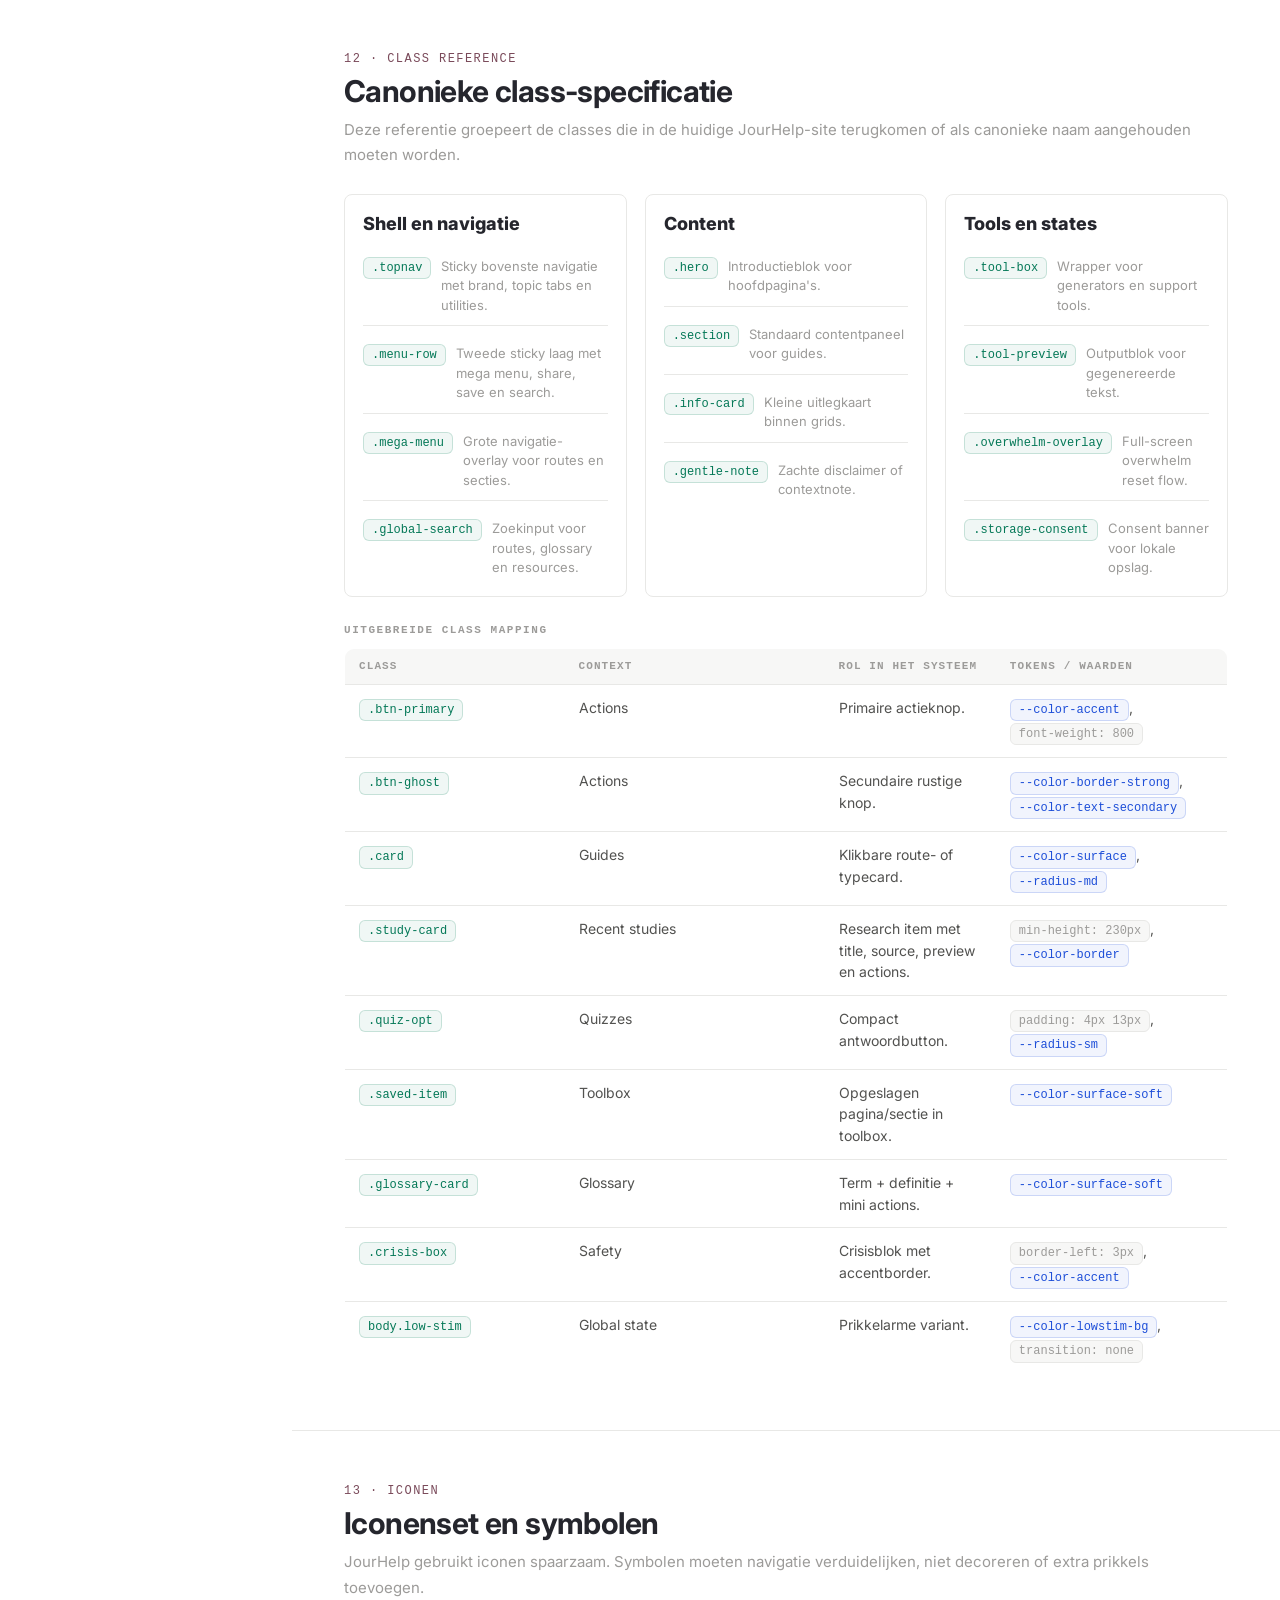
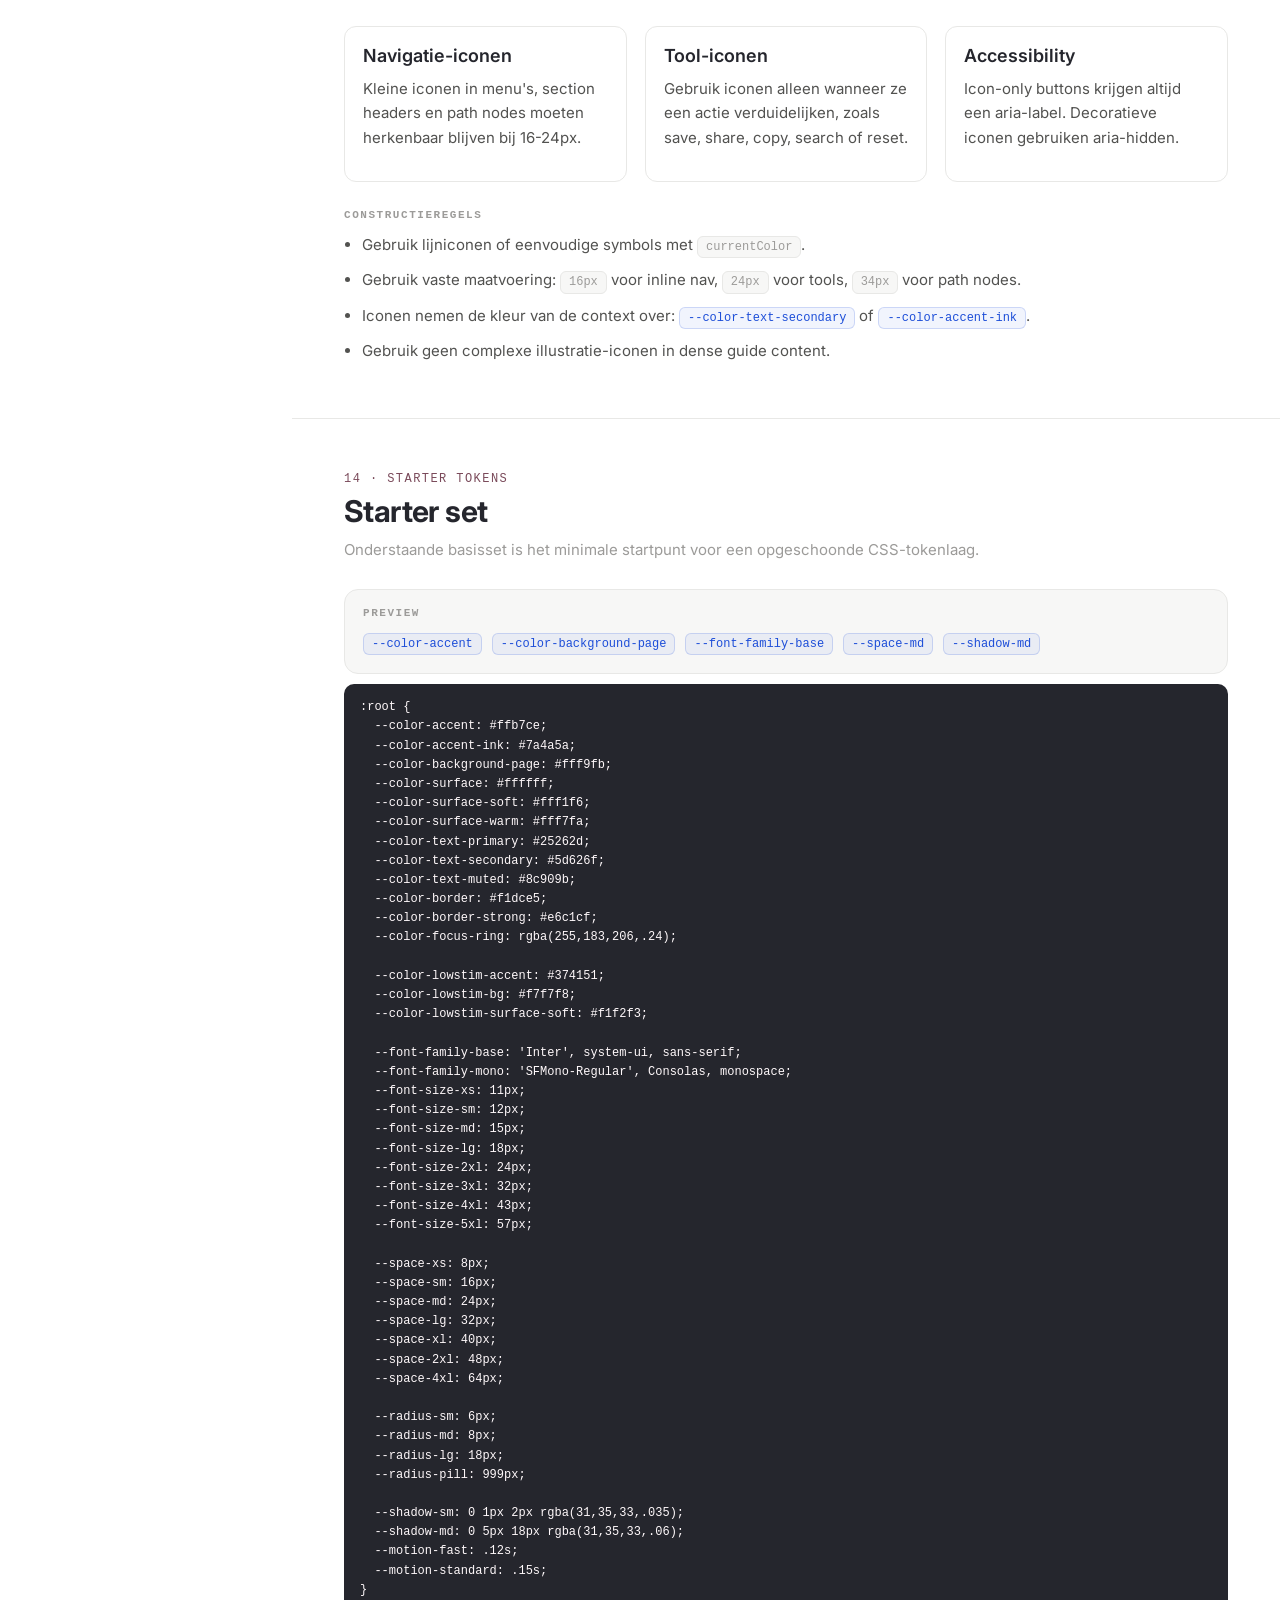
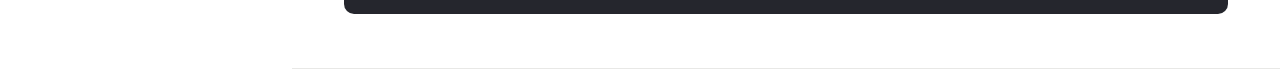
<file: docs/jourhelp-design-system.html>
<!DOCTYPE html>
<html lang="nl">
<head>
  <meta charset="UTF-8" />
  <meta name="viewport" content="width=device-width, initial-scale=1.0" />
  <title>JourHelp Design System</title>
  <link rel="preconnect" href="https://fonts.googleapis.com">
  <link href="https://fonts.googleapis.com/css2?family=Inter:wght@300;400;500;600;700;800;900&display=swap" rel="stylesheet">
  <style>
    :root{
      --ui-ink:#25262d;
      --ui-text:#525250;
      --ui-muted:#9c9b99;
      --ui-border:#e8e8e6;
      --ui-border-strong:#e6c1cf;
      --ui-bg:#fff;
      --ui-bg-subtle:#f7f7f6;
      --ui-sidebar:#f7f7f5;
      --ui-bg-warm:#fff7fa;
      --ui-surface:#fff;
      --ui-accent:#ffb7ce;
      --ui-accent-ink:#7a4a5a;
      --ui-focus:rgba(255,183,206,.24);
      --ui-code:#25262d;
      --ui-code-text:#fff9fb;
      --chip-blue:#1d4ed8;
      --chip-blue-bg:rgba(29,78,216,.06);
      --chip-blue-border:rgba(29,78,216,.18);
      --chip-green:#047857;
      --chip-green-bg:rgba(4,120,87,.06);
      --chip-green-border:rgba(4,120,87,.18);
      --chip-purple:#7a4a5a;
      --chip-purple-bg:rgba(122,74,90,.08);
      --chip-purple-border:rgba(122,74,90,.18);
      --font-sans:'Inter',system-ui,-apple-system,BlinkMacSystemFont,"Segoe UI",sans-serif;
      --font-mono:"SFMono-Regular",Consolas,"Liberation Mono",monospace;
      --sidebar-w:292px;
      --header-h:72px;
      --doc-max:1240px;
      --doc-pad:52px;
    }

    *{box-sizing:border-box}
    html{scroll-behavior:smooth;scroll-padding-top:136px}
    body{margin:0;background:var(--ui-bg);color:var(--ui-text);font:400 15px/1.65 var(--font-sans);-webkit-font-smoothing:antialiased}
    a{text-decoration:none;color:inherit}
    code,pre{font-family:var(--font-mono)}
    p{margin:0 0 12px}

    .top{position:fixed;inset:0 0 auto 0;min-height:var(--header-h);background:var(--ui-ink);color:#fff;z-index:50;display:flex;align-items:flex-start;justify-content:space-between;gap:24px;padding:18px 28px 16px;border-bottom:1px solid rgba(255,255,255,.1)}
    .top h1{margin:0;font:700 20px/1 var(--font-sans);letter-spacing:-.02em}
    .tag{display:inline-flex;align-items:center;justify-content:center;margin-left:12px;padding:4px 8px;border-radius:999px;font:500 11px/1 var(--font-mono);letter-spacing:.05em;border:1px solid rgba(255,255,255,.18);color:rgba(255,255,255,.75)}
    .top-meta{font:400 12px/1.45 var(--font-mono);color:rgba(255,255,255,.58);text-align:right;max-width:420px}
    .top-actions{display:flex;align-items:center;gap:10px;flex-wrap:wrap;margin-top:14px}
    .top-copy-btn{display:inline-flex;align-items:center;justify-content:center;height:36px;padding:0 14px;border-radius:10px;border:1px solid rgba(255,255,255,.14);background:rgba(255,255,255,.06);color:#fff;font:600 11px/1 var(--font-mono);letter-spacing:.06em;text-transform:uppercase;cursor:pointer;transition:transform .18s ease,background .18s ease,border-color .18s ease}
    .top-copy-btn:hover{transform:translateY(-1px);background:rgba(255,255,255,.1);border-color:rgba(255,255,255,.24)}
    .top-copy-note{font:400 11px/1.5 var(--font-mono);color:rgba(255,255,255,.5);margin-top:10px}

    .app{display:grid;grid-template-columns:var(--sidebar-w) minmax(0,1fr);min-height:100vh}
    .sidebar{position:sticky;top:118px;height:calc(100vh - 118px);overflow:auto;background:var(--ui-sidebar);border-right:1px solid var(--ui-border);padding:24px 0 40px;margin-top:118px}
    .search-wrap{padding:0 22px 18px;border-bottom:1px solid var(--ui-border);margin-bottom:14px}
    .search-label,.side-label{display:block;font:600 10px/1 var(--font-mono);letter-spacing:.14em;text-transform:uppercase;color:var(--ui-muted)}
    .search-label{margin-bottom:8px}
    .search-input{width:100%;height:42px;padding:0 14px;border:1px solid var(--ui-border);border-radius:10px;background:#fff;color:var(--ui-ink);font:400 14px/1 var(--font-sans);outline:none;transition:border-color .2s,box-shadow .2s,transform .2s}
    .search-input:focus{border-color:var(--ui-border-strong);box-shadow:0 0 0 4px var(--ui-focus);transform:translateY(-1px)}
    .search-hint{margin-top:8px;font:400 11px/1.5 var(--font-mono);color:var(--ui-muted)}
    .side-label{padding:0 22px 10px;margin-top:14px}
    .sidebar a{display:block;padding:9px 22px;color:var(--ui-text);font:400 14px/1.35 var(--font-sans);border-left:2px solid transparent;transition:background .18s ease,color .18s ease,border-color .18s ease,transform .18s ease}
    .sidebar a:hover{background:rgba(0,0,0,.04);border-left-color:var(--ui-border);color:var(--ui-ink);transform:translateX(3px)}

    .main{margin-top:118px;min-width:0;background:var(--ui-surface)}
    .hero{background:linear-gradient(180deg,#fff 0%,#fbfbfa 100%);border-bottom:1px solid var(--ui-border)}
    .hero-inner{max-width:var(--doc-max);padding:56px var(--doc-pad) 54px}
    .eyebrow{display:inline-flex;align-items:center;gap:10px;font:500 12px/1 var(--font-mono);letter-spacing:.18em;text-transform:uppercase;color:var(--ui-accent-ink);margin-bottom:18px}
    .eyebrow::before{content:"";width:24px;height:1.5px;background:var(--ui-accent)}
    .hero h2{margin:0;font:700 clamp(36px,4vw,60px)/1.02 var(--font-sans);color:var(--ui-ink);letter-spacing:-.03em;max-width:900px}
    .hero p{margin:18px 0 0;max-width:840px;font:400 18px/1.7 var(--font-sans);color:var(--ui-text)}

    .section{max-width:var(--doc-max);padding:54px var(--doc-pad);border-bottom:1px solid var(--ui-border)}
    .section-head{margin-bottom:26px}
    .section-num{font:500 12px/1 var(--font-mono);letter-spacing:.12em;color:var(--ui-accent-ink);text-transform:uppercase;margin-bottom:10px}
    .section h3{margin:0;font:700 30px/1.08 var(--font-sans);color:var(--ui-ink);letter-spacing:-.02em}
    .section-desc{margin-top:10px;max-width:900px;font:400 15px/1.7 var(--font-sans);color:var(--ui-muted)}
    .subhead{font:600 11px/1 var(--font-mono);letter-spacing:.14em;text-transform:uppercase;color:var(--ui-muted);margin:28px 0 12px}

    .grid-2{display:grid;grid-template-columns:1fr 1fr;gap:18px}
    .grid-3{display:grid;grid-template-columns:repeat(3,1fr);gap:18px}
    .card{background:var(--ui-surface);border:1px solid var(--ui-border);border-radius:12px;padding:18px;min-width:0;transition:transform .18s ease,box-shadow .18s ease,border-color .18s ease,background .18s ease}
    .card:hover{transform:translateY(-2px);box-shadow:0 10px 24px rgba(37,38,45,.06);border-color:var(--ui-border-strong);background:#fffafd}
    .card h4{margin:0 0 10px;font:600 18px/1.2 var(--font-sans);color:var(--ui-ink);letter-spacing:0}
    .callout{background:var(--ui-bg-subtle);border:1px solid var(--ui-border);border-radius:14px;padding:18px 20px;margin:18px 0 0}
    .callout strong{color:var(--ui-ink)}

    table{width:100%;border-collapse:collapse;border:1px solid var(--ui-border);border-radius:10px;overflow:hidden;background:#fff}
    th{text-align:left;padding:12px 14px;background:var(--ui-bg-subtle);border-bottom:1px solid var(--ui-border);font:600 11px/1 var(--font-mono);letter-spacing:.1em;text-transform:uppercase;color:var(--ui-muted);vertical-align:top}
    td{padding:12px 14px;border-bottom:1px solid var(--ui-border);font:400 14px/1.55 var(--font-sans);color:var(--ui-text);vertical-align:top}
    tr:last-child td{border-bottom:none}
    tbody tr:hover td{background:#fffafd}

    .token,.klass,.element,.value{font:500 12px/1.2 var(--font-mono);border-radius:6px;padding:3px 8px;display:inline-block;white-space:nowrap}
    .token{color:var(--chip-blue);background:var(--chip-blue-bg);border:1px solid var(--chip-blue-border)}
    .klass{color:var(--chip-green);background:var(--chip-green-bg);border:1px solid var(--chip-green-border)}
    .element{color:var(--chip-purple);background:var(--chip-purple-bg);border:1px solid var(--chip-purple-border)}
    .value{font-weight:400;color:var(--ui-muted);background:var(--ui-bg-subtle);border:1px solid var(--ui-border)}
    .rules,.spec-list{display:grid;gap:10px;margin:0;padding-left:18px}
    pre{margin:10px 0 0;padding:14px 16px;background:var(--ui-code);color:var(--ui-code-text);border-radius:10px;overflow:auto;font:400 12px/1.6 var(--font-mono)}

    .color-grid{display:grid;grid-template-columns:repeat(auto-fit,minmax(180px,1fr));gap:14px;margin:0 0 24px}
    .swatch-card{background:#fff;border:1px solid var(--ui-border);border-radius:14px;overflow:hidden;transition:transform .18s,box-shadow .18s,border-color .18s}
    .swatch-card:hover{transform:translateY(-2px);box-shadow:0 10px 24px rgba(37,38,45,.06);border-color:var(--ui-border-strong)}
    .swatch-preview{height:78px;border-bottom:1px solid var(--ui-border)}
    .swatch-meta{padding:14px}
    .swatch-name{font:800 12px/1.3 var(--font-mono);color:var(--ui-ink)}
    .swatch-hex{margin-top:6px;font:500 12px/1.2 var(--font-mono);color:var(--ui-muted)}
    .swatch-use{margin-top:8px;font:400 13px/1.5 var(--font-sans);color:var(--ui-text)}
    .color-preview{width:44px;height:28px;border-radius:8px;border:1px solid rgba(0,0,0,.08);box-shadow:inset 0 0 0 1px rgba(255,255,255,.24)}

    .preview-panel{background:var(--ui-bg-subtle);border:1px solid var(--ui-border);border-radius:14px;padding:18px;margin-top:18px}
    .preview-title{font:600 11px/1 var(--font-mono);letter-spacing:.14em;text-transform:uppercase;color:var(--ui-muted);margin-bottom:14px}
    .component-preview{display:flex;flex-wrap:wrap;gap:12px;align-items:center}
    .preview-btn{display:inline-flex;align-items:center;justify-content:center;height:48px;padding:0 24px;border-radius:4px;font:500 16px/1 var(--font-sans);border:none;cursor:default}
    .preview-btn.primary{background:var(--ui-accent);color:#5f3443}
    .preview-btn.ghost{background:transparent;color:#161616;border:1.5px solid rgba(0,0,0,.14)}
    .preview-btn.soft{background:var(--ui-bg-warm);color:var(--ui-accent-ink)}
    .preview-label{display:inline-flex;align-items:center;gap:8px;font:500 12px/1 var(--font-mono);letter-spacing:.18em;text-transform:uppercase;color:var(--ui-accent-ink)}
    .preview-label:before{content:"";width:24px;height:1.5px;background:var(--ui-accent)}
    .jh-shell{background:#fff9fb;border:1px solid var(--ui-border);border-radius:8px;overflow:hidden}
    .jh-topnav{height:58px;display:flex;align-items:center;gap:12px;padding:0 18px;background:#fff;border-bottom:1px solid var(--ui-border)}
    .jh-logo{width:130px;height:26px;border-radius:6px;background:linear-gradient(135deg,#ffb7ce,#ffe1eb)}
    .jh-tab{padding:6px 12px;border-radius:6px;background:#fff1f6;color:var(--ui-ink);font-size:12px;font-weight:800}
    .jh-search{margin-left:auto;width:210px;height:34px;border:1px solid var(--ui-border);border-radius:6px;background:#fff}
    .jh-content{display:grid;grid-template-columns:1fr 1fr;gap:16px;padding:18px}
    .jh-hero{background:linear-gradient(135deg,#fff,#fff7fa);border:1px solid var(--ui-border);border-radius:8px;padding:20px}
    .jh-hero strong{display:block;color:var(--ui-ink);font-size:22px;line-height:1.1;letter-spacing:-.03em;margin-bottom:8px}
    .jh-hero span,.jh-card span{display:block;color:var(--ui-text);font-size:13px;line-height:1.6}
    .jh-card{background:#fff;border:1px solid var(--ui-border);border-radius:8px;padding:16px}
    .jh-card b{display:block;color:var(--ui-ink);margin-bottom:6px}
    .lowstim-preview{background:#f7f7f8;border-color:#e4e4e7}
    .lowstim-preview .jh-topnav,.lowstim-preview .jh-card{border-color:#e4e4e7}
    .lowstim-preview .jh-logo,.lowstim-preview .jh-tab{background:#f1f2f3;color:#202124}
    .type-preview{display:grid;gap:0}
    .type-row{display:grid;grid-template-columns:240px minmax(0,1fr);gap:18px;align-items:start;padding:18px 0;border-bottom:1px solid var(--ui-border)}
    .type-row:first-child{padding-top:0}
    .type-row:last-child{border-bottom:none;padding-bottom:0}
    .type-meta{display:grid;gap:8px;align-content:start}
    .type-note{font:500 12px/1.45 var(--font-mono);color:var(--ui-muted)}
    .type-sample{color:var(--ui-ink);min-width:0}
    .type-sample.hero-title{font:700 57px/1.02 var(--font-sans);letter-spacing:-.03em}
    .type-sample.section-title{font:700 32px/1.08 var(--font-sans);letter-spacing:-.02em}
    .type-sample.body-copy{font:400 18px/1.75 var(--font-sans);color:var(--ui-text);max-width:780px}
    .type-sample.functional{font:700 43px/1.06 var(--font-sans);letter-spacing:-.03em}
    .space-table th:first-child,.space-table td:first-child{width:128px}
    .space-demo{display:flex;align-items:center;gap:10px}
    .space-demo-track{width:112px;height:18px;display:flex;align-items:center}
    .space-demo-bar{height:10px;background:var(--ui-accent);border-radius:999px;min-width:4px}
    .space-demo-size{font:500 11px/1 var(--font-mono);color:var(--ui-muted)}
    .class-index{display:grid;grid-template-columns:repeat(3,minmax(0,1fr));gap:18px;margin-top:18px}
    .class-box{background:#fff;border:1px solid var(--ui-border);border-radius:8px;padding:18px}
    .class-box h4{margin:0 0 12px;font:800 18px/1.2 var(--font-sans);color:var(--ui-ink)}
    .class-list{display:grid;gap:8px}
    .class-item{display:flex;align-items:flex-start;gap:10px;padding:10px 0;border-bottom:1px solid var(--ui-border)}
    .class-item:last-child{border-bottom:none;padding-bottom:0}
    .class-note{font:400 13px/1.5 var(--font-sans);color:var(--ui-muted)}
    .class-table td:first-child{width:220px}
    .class-table td:nth-child(2){width:260px}
    .token-preview-strip{display:flex;flex-wrap:wrap;gap:10px}
    .is-hidden-by-search{display:none !important}

    @media (max-width:1180px){.grid-3,.class-index{grid-template-columns:1fr 1fr}}
    @media (max-width:980px){
      .app{grid-template-columns:1fr}
      .sidebar{display:none}
      .top{padding:18px}
      .top-meta{display:none}
      .hero-inner,.section{padding-left:22px;padding-right:22px}
      .grid-2,.grid-3,.class-index,.jh-content{grid-template-columns:1fr}
      .jh-search{display:none}
    }
    @media (max-width:620px){
      .top{position:static}
      .main{margin-top:0}
      .top-actions{gap:8px}
      .top-copy-btn{width:100%}
      .type-row{grid-template-columns:1fr}
      .section{padding-top:36px;padding-bottom:36px}
    }
  </style>
</head>
<body>
  <header class="top">
    <div>
      <h1>JourHelp Design System <span class="tag">Canonical</span></h1>
      <div class="top-actions">
        <button class="top-copy-btn" type="button" id="copy-variables-json">Copy JSON variables</button>
        <button class="top-copy-btn" type="button" id="copy-classes-json">Copy JSON classes</button>
      </div>
      <div class="top-copy-note">Voor snelle import, documentatie of refactor naar een tokenlaag.</div>
    </div>
    <div class="top-meta">
      Canonieke designrichtlijnen voor JourHelp<br>
      Opgezet voor rustige neurodivergentie-informatie, tools, research en support flows
    </div>
  </header>

  <div class="app">
    <aside class="sidebar">
      <div class="search-wrap">
        <label class="search-label" for="doc-search">Zoeken</label>
        <input id="doc-search" class="search-input" type="search" placeholder="Zoek op token, class, sectie of component">
        <div class="search-hint">Filtert live op navigatie, secties en class reference.</div>
      </div>

      <div class="side-group">
        <div class="side-label">Overzicht</div>
        <a href="#doel">01 · Doel en scope</a>
        <a href="#principes">02 · Basisprincipes</a>
        <a href="#architectuur">03 · Systeemarchitectuur</a>
      </div>
      <div class="side-group">
        <div class="side-label">Foundations</div>
        <a href="#kleuren">04 · Kleuren</a>
        <a href="#typografie">05 · Typografie</a>
        <a href="#spacing">06 · Spacing</a>
        <a href="#radius-motion">07 · Radius, motion en shadow</a>
      </div>
      <div class="side-group">
        <div class="side-label">Patterns</div>
        <a href="#layout">08 · Layout en sectieritme</a>
        <a href="#componenten">09 · Componenten</a>
        <a href="#forms">10 · Formulieren</a>
        <a href="#functioneel">11 · Functionele schermen</a>
      </div>
      <div class="side-group">
        <div class="side-label">Implementatie</div>
        <a href="#class-reference">12 · Class reference</a>
        <a href="#iconen">13 · Iconen</a>
        <a href="#starter">14 · Starter tokens</a>
      </div>
    </aside>

    <main class="main">
      <section class="hero">
        <div class="hero-inner">
          <div class="eyebrow">JourHelp design system</div>
          <h2>De canonieke specificatie voor de rustige JourHelp interface.</h2>
          <p>Dit document legt de foundations, componenten en gebruiksregels van JourHelp vast. Bij conflict tussen losse implementaties en dit document geldt dit document als bron van waarheid voor toekomstige UI-keuzes.</p>
        </div>
      </section>

      <section id="doel" class="section">
        <div class="section-head">
          <div class="section-num">01 · Doel en scope</div>
          <h3>Een gedeelde bron van waarheid</h3>
          <div class="section-desc">JourHelp is een calm-first informatiesite en toolbox rond autisme, OCD, DID/DIS, neurodivergentie, ondersteuning en zelfbegrip. Dit design system beschrijft hoe die ervaring visueel, interactief en technisch consistent blijft.</div>
        </div>
        <div class="grid-3">
          <div class="card">
            <h4>Wat dit document definieert</h4>
            <p>Kleur, typografie, spacing, radius, motion, componentregels, toolpatronen, states, accessibility en class-namen.</p>
          </div>
          <div class="card">
            <h4>Waarvoor het wordt gebruikt</h4>
            <p>Consistent ontwerpen, sneller bouwen, minder ad-hoc CSS en duidelijker reviewen van nieuwe JourHelp-secties.</p>
          </div>
          <div class="card">
            <h4>Wat buiten scope blijft</h4>
            <p>Medische inhoudelijke validatie, definitieve copywriting en toekomstige backend-architectuur.</p>
          </div>
        </div>
        <div class="callout"><strong>Norm:</strong> UI-keuzes moeten rust, voorspelbaarheid en respectvolle neurodiversiteitstaal ondersteunen.</div>
      </section>

      <section id="principes" class="section">
        <div class="section-head">
          <div class="section-num">02 · Basisprincipes</div>
          <h3>Calm-first, duidelijk en veilig</h3>
          <div class="section-desc">Elke systeemkeuze moet helpen om informatie minder overweldigend te maken.</div>
        </div>
        <div class="preview-panel">
          <div class="preview-title">Preview</div>
          <div class="component-preview">
            <span class="preview-btn primary">Start here</span>
            <span class="preview-btn ghost">Save page</span>
            <span class="preview-label">Low stimulation ready</span>
          </div>
        </div>
        <table>
          <thead>
            <tr><th>Principe</th><th>Voorbeeld</th><th>Waarom</th></tr>
          </thead>
          <tbody>
            <tr><td>Rust boven expressie</td><td><span class="token">--color-background-page</span></td><td>Het canvas blijft zacht en leesbaar, ook bij lange content.</td></tr>
            <tr><td>Semantische tokens</td><td><span class="token">--color-text-muted</span></td><td>Tokens beschrijven rol en toepassing, niet alleen kleur.</td></tr>
            <tr><td>T-shirt spacing</td><td><span class="token">--space-md</span></td><td>Een compacte schaal met vaste sprongen leest sneller in code en documentatie.</td></tr>
            <tr><td>Prikkelarm als eerste klas state</td><td><span class="klass">body.low-stim</span></td><td>Low stimulation is een echte systeemvariant, geen extraatje.</td></tr>
            <tr><td>Privacy by design</td><td><span class="klass">.storage-consent</span></td><td>Lokale opslag blijft optioneel, zichtbaar en begrijpelijk.</td></tr>
          </tbody>
        </table>
      </section>

      <section id="architectuur" class="section">
        <div class="section-head">
          <div class="section-num">03 · Systeemarchitectuur</div>
          <h3>Foundations, componenten, patronen</h3>
          <div class="section-desc">JourHelp is opgebouwd uit een zachte tokenlaag, herbruikbare componenten en samengestelde gebruikersflows.</div>
        </div>
        <div class="grid-3">
          <div class="card">
            <h4>Foundations</h4>
            <p>Kleuren, typografie, spacing, radius, borders, shadows en motion.</p>
          </div>
          <div class="card">
            <h4>Componenten</h4>
            <p>Topnav, mega menu, buttons, cards, pills, FAQ, search, forms, saved items en study cards.</p>
          </div>
          <div class="card">
            <h4>Patronen</h4>
            <p>Autism/OCD guides, toolbox, calm plan, glossary, recent studies, quizzes en overwhelm reset.</p>
          </div>
        </div>
      </section>

      <section id="kleuren" class="section">
        <div class="section-head">
          <div class="section-num">04 · Kleuren</div>
          <h3>Kleurentokens</h3>
          <div class="section-desc">Kleuren worden benoemd op rol. De huidige JourHelp-stijl gebruikt zachte roze surfaces, hoge leesbaarheid en een aparte grijze low-stim variant.</div>
        </div>
        <div class="color-grid">
          <div class="swatch-card"><div class="swatch-preview" style="background:#ffb7ce"></div><div class="swatch-meta"><div class="swatch-name">--color-accent</div><div class="swatch-hex">#ffb7ce</div><div class="swatch-use">Primaire zachte actie, accentlijn en highlights.</div></div></div>
          <div class="swatch-card"><div class="swatch-preview" style="background:#7a4a5a"></div><div class="swatch-meta"><div class="swatch-name">--color-accent-ink</div><div class="swatch-hex">#7a4a5a</div><div class="swatch-use">Accenttekst, badges en rustige nadruk.</div></div></div>
          <div class="swatch-card"><div class="swatch-preview" style="background:#fff9fb"></div><div class="swatch-meta"><div class="swatch-name">--color-background-page</div><div class="swatch-hex">#fff9fb</div><div class="swatch-use">Hoofdcanvas van de site.</div></div></div>
          <div class="swatch-card"><div class="swatch-preview" style="background:#fff1f6"></div><div class="swatch-meta"><div class="swatch-name">--color-surface-soft</div><div class="swatch-hex">#fff1f6</div><div class="swatch-use">Hover, chips, soft panels en secondary states.</div></div></div>
          <div class="swatch-card"><div class="swatch-preview" style="background:#25262d"></div><div class="swatch-meta"><div class="swatch-name">--color-text-primary</div><div class="swatch-hex">#25262d</div><div class="swatch-use">Koppen en belangrijke UI.</div></div></div>
          <div class="swatch-card"><div class="swatch-preview" style="background:#f7f7f8"></div><div class="swatch-meta"><div class="swatch-name">--color-lowstim-bg</div><div class="swatch-hex">#f7f7f8</div><div class="swatch-use">Prikkelarme canvasvariant.</div></div></div>
        </div>
        <table class="color-table">
          <thead>
            <tr><th>Preview</th><th>Categorie</th><th>Token</th><th>Waarde</th><th>Gebruik</th></tr>
          </thead>
          <tbody>
            <tr><td><div class="color-preview" style="background:#ffb7ce"></div></td><td>Accent</td><td><span class="token">--color-accent</span></td><td><span class="value">#ffb7ce</span></td><td>Primaire actie, reading progress, links met zachte nadruk.</td></tr>
            <tr><td><div class="color-preview" style="background:#7a4a5a"></div></td><td>Accent</td><td><span class="token">--color-accent-ink</span></td><td><span class="value">#7a4a5a</span></td><td>Accenttekst, badges, labels en iconen.</td></tr>
            <tr><td><div class="color-preview" style="background:#fff9fb"></div></td><td>Background</td><td><span class="token">--color-background-page</span></td><td><span class="value">#fff9fb</span></td><td>Hoofdachtergrond.</td></tr>
            <tr><td><div class="color-preview" style="background:#ffffff"></div></td><td>Surface</td><td><span class="token">--color-surface</span></td><td><span class="value">#ffffff</span></td><td>Cards, navigatie en contentpanelen.</td></tr>
            <tr><td><div class="color-preview" style="background:#fff1f6"></div></td><td>Surface</td><td><span class="token">--color-surface-soft</span></td><td><span class="value">#fff1f6</span></td><td>Secondary panels, hoverstates en chips.</td></tr>
            <tr><td><div class="color-preview" style="background:#fff7fa"></div></td><td>Surface</td><td><span class="token">--color-surface-warm</span></td><td><span class="value">#fff7fa</span></td><td>Toolbox, notes, disclaimers en gentle callouts.</td></tr>
            <tr><td><div class="color-preview" style="background:#25262d"></div></td><td>Text</td><td><span class="token">--color-text-primary</span></td><td><span class="value">#25262d</span></td><td>Koppen en belangrijkste UI.</td></tr>
            <tr><td><div class="color-preview" style="background:#5d626f"></div></td><td>Text</td><td><span class="token">--color-text-secondary</span></td><td><span class="value">#5d626f</span></td><td>Bodytekst en gewone labels.</td></tr>
            <tr><td><div class="color-preview" style="background:#8c909b"></div></td><td>Text</td><td><span class="token">--color-text-muted</span></td><td><span class="value">#8c909b</span></td><td>Meta, sublabels, hints en empty-state details.</td></tr>
            <tr><td><div class="color-preview" style="background:#f1dce5"></div></td><td>Border</td><td><span class="token">--color-border</span></td><td><span class="value">#f1dce5</span></td><td>Standaard borders en dividers.</td></tr>
            <tr><td><div class="color-preview" style="background:#e6c1cf"></div></td><td>Border</td><td><span class="token">--color-border-strong</span></td><td><span class="value">#e6c1cf</span></td><td>Hover, focus en actiegrenzen.</td></tr>
          </tbody>
        </table>
      </section>

      <section id="typografie" class="section">
        <div class="section-head">
          <div class="section-num">05 · Typografie</div>
          <h3>Typografie</h3>
          <div class="section-desc">JourHelp gebruikt Inter met twee schalen: een rustige comfort scale voor body en UI, en een iets expressievere display scale voor heroes en grotere sectiekoppen.</div>
        </div>
        <div class="grid-3">
          <div class="card">
            <h4>Font families</h4>
            <ul class="rules">
              <li><span class="token">--font-family-base</span> -> Inter</li>
              <li><span class="token">--font-family-mono</span> -> system mono</li>
              <li><span class="token">--font-family-display</span> -> Inter</li>
            </ul>
          </div>
          <div class="card">
            <h4>Body en UI schaal</h4>
            <ul class="rules">
              <li><span class="value">Comfort scale · basis 15px</span></li>
              <li><span class="token">--font-size-xs</span> -> 11px</li>
              <li><span class="token">--font-size-sm</span> -> 12px</li>
              <li><span class="token">--font-size-md</span> -> 15px</li>
              <li><span class="token">--font-size-lg</span> -> 18px</li>
            </ul>
          </div>
          <div class="card">
            <h4>Display schaal</h4>
            <ul class="rules">
              <li><span class="value">Soft display · gecontroleerde sprongen</span></li>
              <li><span class="token">--font-size-2xl</span> -> 24px</li>
              <li><span class="token">--font-size-3xl</span> -> 32px</li>
              <li><span class="token">--font-size-4xl</span> -> 43px</li>
              <li><span class="token">--font-size-5xl</span> -> 57px</li>
            </ul>
          </div>
        </div>
        <div class="grid-2" style="margin-top:18px;">
          <div class="callout" style="margin:0;">
            <strong>Body en UI - comfort scale</strong><br>
            Body en UI blijven bewust compact. JourHelp bevat lange gidsen, tools en veel microcopy; de schaal moet scannen makkelijk maken zonder de pagina zwaar te laten voelen.
          </div>
          <div class="callout" style="margin:0;">
            <strong>Display - soft display</strong><br>
            Grote koppen krijgen meer presence, maar blijven stiller dan een marketingbrand. De displaylaag gebruikt Inter zelf zodat de site persoonlijk en helder blijft.
          </div>
        </div>
        <div class="preview-panel">
          <div class="preview-title">Preview</div>
          <div class="type-preview">
            <div class="type-row">
              <div class="type-meta"><span class="element">Hero h1</span><span class="token">--font-size-5xl</span><div class="type-note">Display schaal · soft display</div></div>
              <div class="type-sample hero-title">A softer place to understand your brain</div>
            </div>
            <div class="type-row">
              <div class="type-meta"><span class="element">Section h2</span><span class="token">--font-size-3xl</span><div class="type-note">Display schaal · guide headings</div></div>
              <div class="type-sample section-title">Overwhelm, masking and support needs</div>
            </div>
            <div class="type-row">
              <div class="type-meta"><span class="element">Body</span><span class="token">--font-size-md</span><div class="type-note">Body/UI schaal · comfort scale</div></div>
              <div class="type-sample body-copy">JourHelp content moet rustig, herkenbaar en praktisch blijven. Bodytekst krijgt extra line-height zodat lange uitleg beter te verwerken is.</div>
            </div>
            <div class="type-row">
              <div class="type-meta"><span class="element">Functionele paginakop</span><span class="token">--font-size-3xl</span><div class="type-note">Toolbox, calm plan en glossary</div></div>
              <div class="type-sample functional">My calm plan</div>
            </div>
          </div>
        </div>
        <table>
          <thead>
            <tr><th>Element</th><th>Token</th><th>Waarde</th><th>Gebruik</th></tr>
          </thead>
          <tbody>
            <tr><td><span class="element">Base</span></td><td><span class="token">--font-family-base</span></td><td><span class="value">Inter, system-ui, sans-serif</span></td><td>Alle UI en content.</td></tr>
            <tr><td><span class="element">Hero h1</span></td><td><span class="token">--font-size-5xl</span></td><td><span class="value">57px / responsive clamp</span></td><td>Grootste JourHelp introducties.</td></tr>
            <tr><td><span class="element">h1</span></td><td><span class="token">--font-size-4xl</span></td><td><span class="value">43px / responsive clamp</span></td><td>Routepagina's en grote toolpagina's.</td></tr>
            <tr><td><span class="element">h2</span></td><td><span class="token">--font-size-3xl</span></td><td><span class="value">32px / responsive clamp</span></td><td>Sectiekoppen in documentatie en toekomstige pages.</td></tr>
            <tr><td><span class="element">Body</span></td><td><span class="token">--font-size-md</span></td><td><span class="value">15px</span></td><td>Lopende content in guides.</td></tr>
            <tr><td><span class="element">Label</span></td><td><span class="token">--font-size-xs</span></td><td><span class="value">11px</span></td><td>Uppercase labels, badges en meta.</td></tr>
          </tbody>
        </table>
      </section>

      <section id="spacing" class="section">
        <div class="section-head">
          <div class="section-num">06 · Spacing</div>
          <h3>Spacing</h3>
          <div class="section-desc">Spacing gebruikt een T-shirt scale met voorspelbare sprongen. Daardoor blijven componenten en toekomstige refactors leesbaar en consistent.</div>
        </div>
        <table class="space-table">
          <thead>
            <tr><th>Preview</th><th>Token</th><th>Waarde</th><th>Gebruik</th></tr>
          </thead>
          <tbody>
            <tr><td><div class="space-demo"><div class="space-demo-track"><div class="space-demo-bar" style="width:8px"></div></div><span class="space-demo-size">8px</span></div></td><td><span class="token">--space-xs</span></td><td><span class="value">8px</span></td><td>Icon gaps, labels en kleine chips.</td></tr>
            <tr><td><div class="space-demo"><div class="space-demo-track"><div class="space-demo-bar" style="width:16px"></div></div><span class="space-demo-size">16px</span></div></td><td><span class="token">--space-sm</span></td><td><span class="value">16px</span></td><td>Standaard kleine spacing en compacte rows.</td></tr>
            <tr><td><div class="space-demo"><div class="space-demo-track"><div class="space-demo-bar" style="width:24px"></div></div><span class="space-demo-size">24px</span></div></td><td><span class="token">--space-md</span></td><td><span class="value">24px</span></td><td>Card insets, tool boxes en menu grids.</td></tr>
            <tr><td><div class="space-demo"><div class="space-demo-track"><div class="space-demo-bar" style="width:32px"></div></div><span class="space-demo-size">32px</span></div></td><td><span class="token">--space-lg</span></td><td><span class="value">32px</span></td><td>Section padding en crisis boxes.</td></tr>
            <tr><td><div class="space-demo"><div class="space-demo-track"><div class="space-demo-bar" style="width:40px"></div></div><span class="space-demo-size">40px</span></div></td><td><span class="token">--space-xl</span></td><td><span class="value">40px</span></td><td>Ruimere internal spacing.</td></tr>
            <tr><td><div class="space-demo"><div class="space-demo-track"><div class="space-demo-bar" style="width:48px"></div></div><span class="space-demo-size">48px</span></div></td><td><span class="token">--space-2xl</span></td><td><span class="value">48px</span></td><td>Hero internal top/bottom.</td></tr>
            <tr><td><div class="space-demo"><div class="space-demo-track"><div class="space-demo-bar" style="width:64px"></div></div><span class="space-demo-size">64px</span></div></td><td><span class="token">--space-4xl</span></td><td><span class="value">64px</span></td><td>Grote document- of future page spacing.</td></tr>
          </tbody>
        </table>
        <div class="callout"><strong>Richtlijn:</strong> houd component-spacing binnen deze T-shirt tokens. Grotere verticale ritmes horen thuis in section-aliasen, bijvoorbeeld <span class="token">--section-space-lg</span>.</div>
      </section>

      <section id="radius-motion" class="section">
        <div class="section-head">
          <div class="section-num">07 · Radius, motion en shadow</div>
          <h3>Verfijning en gedrag</h3>
          <div class="section-desc">JourHelp gebruikt kleine radius, subtiele borders en beperkte motion. Low stimulation schakelt transities en animaties uit.</div>
        </div>
        <div class="grid-3">
          <div class="card">
            <h4>Radius</h4>
            <ul class="rules">
              <li><span class="token">--radius-sm</span> -> 6px voor buttons, inputs en pills.</li>
              <li><span class="token">--radius-md</span> -> 8px voor cards en sections.</li>
              <li><span class="token">--radius-lg</span> -> 18px voor research cards en grotere statusvlakken.</li>
              <li><span class="token">--radius-pill</span> -> 999px voor study links.</li>
            </ul>
          </div>
          <div class="card">
            <h4>Motion</h4>
            <ul class="rules">
              <li><span class="token">--motion-fast</span> -> .12s voor nav en buttons.</li>
              <li><span class="token">--motion-standard</span> -> .15s voor cards en search.</li>
              <li><span class="klass">body.low-stim *</span> -> transition none.</li>
            </ul>
          </div>
          <div class="card">
            <h4>Shadow</h4>
            <ul class="rules">
              <li><span class="token">--shadow-sm</span> -> 0 1px 2px rgba(31,35,33,.035)</li>
              <li><span class="token">--shadow-md</span> -> 0 5px 18px rgba(31,35,33,.06)</li>
              <li>Gebruik shadow spaarzaam; borders dragen de meeste hierarchie.</li>
            </ul>
          </div>
        </div>
      </section>

      <section id="layout" class="section">
        <div class="section-head">
          <div class="section-num">08 · Layout en sectieritme</div>
          <h3>Compacte documentlayout</h3>
          <div class="section-desc">De site gebruikt een sticky topnav, een tweede menu-row, een gecentreerd contentgebied en secties als afzonderlijke leesblokken.</div>
        </div>
        <div class="preview-panel">
          <div class="preview-title">JourHelp shell preview</div>
          <div class="jh-shell">
            <div class="jh-topnav">
              <div class="jh-logo"></div>
              <div class="jh-tab">Autism</div>
              <div class="jh-tab">OCD</div>
              <div class="jh-search"></div>
            </div>
            <div class="jh-content">
              <div class="jh-hero"><strong>Understand your needs with less noise.</strong><span>Hero blocks introduce a topic gently and offer direct next steps.</span></div>
              <div class="jh-card"><b>Section card</b><span>Content is split into bordered blocks with clear headings, pills and practical tools.</span></div>
            </div>
          </div>
        </div>
        <table>
          <thead>
            <tr><th>Pattern</th><th>Class</th><th>Regel</th></tr>
          </thead>
          <tbody>
            <tr><td>Top navigation</td><td><span class="klass">.topnav</span> + <span class="klass">.menu-row</span></td><td>Sticky, compact, search and tools always near the top.</td></tr>
            <tr><td>Content width</td><td><span class="klass">.content-area</span></td><td>Max-width 1040px, centered, generous mobile padding.</td></tr>
            <tr><td>Primary sections</td><td><span class="klass">.section</span></td><td>Bordered white panels, 8px radius, 2rem padding desktop.</td></tr>
            <tr><td>Detail sections</td><td><span class="klass">.detail-section</span></td><td>Slightly smaller panels for nested guide content.</td></tr>
          </tbody>
        </table>
      </section>

      <section id="componenten" class="section">
        <div class="section-head">
          <div class="section-num">09 · Componenten</div>
          <h3>Componentregels</h3>
          <div class="section-desc">Componenten blijven klein, voorspelbaar en tekstgericht. Hoverstates veranderen vooral border en surface.</div>
        </div>
        <table>
          <thead>
            <tr><th>Component</th><th>Class</th><th>Tokens</th><th>Regel</th></tr>
          </thead>
          <tbody>
            <tr><td>Primary button</td><td><span class="klass">.btn-primary</span></td><td><span class="token">--color-accent</span>, <span class="token">--radius-sm</span></td><td>Alleen gebruiken voor duidelijke acties zoals save, generate of next.</td></tr>
            <tr><td>Ghost button</td><td><span class="klass">.btn-ghost</span></td><td><span class="token">--color-border-strong</span>, <span class="token">--color-text-secondary</span></td><td>Secondary acties, instellingen en annuleren.</td></tr>
            <tr><td>Info card</td><td><span class="klass">.info-card</span></td><td><span class="token">--color-surface</span>, <span class="token">--color-border</span></td><td>Compacte uitlegkaarten binnen lange gidsen.</td></tr>
            <tr><td>Study card</td><td><span class="klass">.study-card</span></td><td><span class="token">--color-surface</span>, <span class="token">--radius-lg</span></td><td>Research moet meer lucht krijgen dan gewone cards.</td></tr>
            <tr><td>FAQ item</td><td><span class="klass">.faq-item</span></td><td><span class="token">--motion-standard</span>, <span class="token">--color-border</span></td><td>Accordion met duidelijke vraag, rustige answer reveal.</td></tr>
            <tr><td>Glossary card</td><td><span class="klass">.glossary-card</span></td><td><span class="token">--color-surface-soft</span></td><td>Termen moeten scanbaar zijn met korte definities.</td></tr>
          </tbody>
        </table>
      </section>

      <section id="forms" class="section">
        <div class="section-head">
          <div class="section-num">10 · Formulieren</div>
          <h3>Heldere en taakgerichte inputs</h3>
          <div class="section-desc">JourHelp formulieren zijn functioneel, leesbaar en visueel rustig. Labels, focus, errors en previews moeten altijd direct herkenbaar zijn.</div>
        </div>
        <div class="grid-2">
          <div class="card">
            <h4>Form rules</h4>
            <ul class="rules">
              <li>Labels staan altijd boven het veld.</li>
              <li>De basisinput gebruikt een lichte border en witte surface.</li>
              <li>Focus gebruikt de JourHelp accentborder plus een zachte ring.</li>
              <li>Errors en missing-input states blijven kort, concreet en niet beschamend.</li>
            </ul>
          </div>
          <div class="card">
            <h4>Belangrijkste tokens</h4>
            <ul class="rules">
              <li><span class="token">--color-border</span></li>
              <li><span class="token">--color-border-strong</span></li>
              <li><span class="token">--color-focus-ring</span></li>
              <li><span class="token">--radius-sm</span></li>
            </ul>
          </div>
        </div>
        <table>
          <thead>
            <tr><th>Class</th><th>Tokens</th><th>Vaste waardes</th><th>Rol</th></tr>
          </thead>
          <tbody>
            <tr><td><span class="klass">.tool-field</span></td><td><span class="token">--space-xs</span>, <span class="token">--font-size-sm</span></td><td><span class="value">display: grid</span>, <span class="value">gap: .35rem</span></td><td>Basiseenheid voor tool label plus input of textarea.</td></tr>
            <tr><td><span class="klass">.tool-field input</span></td><td><span class="token">--color-border</span>, <span class="token">--radius-sm</span></td><td><span class="value">padding: .65rem</span>, <span class="value">line-height: 1.6</span></td><td>Standaard invoerveld voor support tools.</td></tr>
            <tr><td><span class="klass">.tool-field textarea</span></td><td><span class="token">--font-family-base</span></td><td><span class="value">min-height: 72px</span>, <span class="value">resize: vertical</span></td><td>Langere input voor behoeften, scripts en calm plan.</td></tr>
            <tr><td><span class="klass">.calm-field</span></td><td><span class="token">--color-border</span>, <span class="token">--color-focus-ring</span></td><td><span class="value">padding: .75rem</span></td><td>Calm plan inputpatroon met rustige focusstate.</td></tr>
            <tr><td><span class="klass">.check-chip</span></td><td><span class="token">--color-surface</span>, <span class="token">--color-border</span></td><td><span class="value">display: flex</span>, <span class="value">padding: .55rem .65rem</span></td><td>Checklist-item voor self-diagnosis research paths.</td></tr>
          </tbody>
        </table>
      </section>

      <section id="functioneel" class="section">
        <div class="section-head">
          <div class="section-num">11 · Functionele schermen</div>
          <h3>Rust boven expressie</h3>
          <div class="section-desc">Op functionele schermen zoals toolbox, calm plan, glossary, recent studies en overwhelm reset staat taakgerichtheid centraal.</div>
        </div>
        <div class="callout"><strong>Richtlijn:</strong> functionele schermen gebruiken minder hero-expressie en meer duidelijke task panels, previews, saved states en empty states.</div>
        <div class="grid-2">
          <div class="preview-panel">
            <div class="preview-title">Default</div>
            <div class="jh-shell">
              <div class="jh-topnav"><div class="jh-logo"></div><div class="jh-tab">Low stimulation</div></div>
              <div class="jh-content"><div class="jh-card"><b>Soft state</b><span>Roze accent, subtiele borders en zachte hoverstates.</span></div></div>
            </div>
          </div>
          <div class="preview-panel">
            <div class="preview-title">Low stimulation</div>
            <div class="jh-shell lowstim-preview">
              <div class="jh-topnav"><div class="jh-logo"></div><div class="jh-tab">Low stimulation</div></div>
              <div class="jh-content"><div class="jh-card"><b>Reduced state</b><span>Grijze tokens, geen animaties en minder visuele warmte.</span></div></div>
            </div>
          </div>
        </div>
        <table>
          <thead>
            <tr><th>Class</th><th>Context</th><th>Rol</th><th>Regel</th></tr>
          </thead>
          <tbody>
            <tr><td><span class="klass">.toolbox-card</span></td><td>Toolbox</td><td>Saved tool or summary card.</td><td>Compact, readable and useful without extra explanation.</td></tr>
            <tr><td><span class="klass">.saved-item</span></td><td>Saved sections</td><td>Saved page/section row.</td><td>Actions stay small; title and meta stay scannable.</td></tr>
            <tr><td><span class="klass">.empty-state</span></td><td>Toolbox / search</td><td>Explains missing content gently.</td><td>Never shame the user for not having data yet.</td></tr>
            <tr><td><span class="klass">.overwhelm-overlay</span></td><td>Regulation flow</td><td>Full-screen low-demand reset.</td><td>High clarity, limited choices, no dense text.</td></tr>
            <tr><td><span class="klass">body.low-stim</span></td><td>Global state</td><td>Reduced stimulation variant.</td><td>Neutral colors, no animation, less visual warmth.</td></tr>
          </tbody>
        </table>
      </section>

      <section id="class-reference" class="section">
        <div class="section-head">
          <div class="section-num">12 · Class reference</div>
          <h3>Canonieke class-specificatie</h3>
          <div class="section-desc">Deze referentie groepeert de classes die in de huidige JourHelp-site terugkomen of als canonieke naam aangehouden moeten worden.</div>
        </div>
        <div class="class-index">
          <div class="class-box">
            <h4>Shell en navigatie</h4>
            <div class="class-list">
              <div class="class-item"><span class="klass">.topnav</span><div class="class-note">Sticky bovenste navigatie met brand, topic tabs en utilities.</div></div>
              <div class="class-item"><span class="klass">.menu-row</span><div class="class-note">Tweede sticky laag met mega menu, share, save en search.</div></div>
              <div class="class-item"><span class="klass">.mega-menu</span><div class="class-note">Grote navigatie-overlay voor routes en secties.</div></div>
              <div class="class-item"><span class="klass">.global-search</span><div class="class-note">Zoekinput voor routes, glossary en resources.</div></div>
            </div>
          </div>
          <div class="class-box">
            <h4>Content</h4>
            <div class="class-list">
              <div class="class-item"><span class="klass">.hero</span><div class="class-note">Introductieblok voor hoofdpagina's.</div></div>
              <div class="class-item"><span class="klass">.section</span><div class="class-note">Standaard contentpaneel voor guides.</div></div>
              <div class="class-item"><span class="klass">.info-card</span><div class="class-note">Kleine uitlegkaart binnen grids.</div></div>
              <div class="class-item"><span class="klass">.gentle-note</span><div class="class-note">Zachte disclaimer of contextnote.</div></div>
            </div>
          </div>
          <div class="class-box">
            <h4>Tools en states</h4>
            <div class="class-list">
              <div class="class-item"><span class="klass">.tool-box</span><div class="class-note">Wrapper voor generators en support tools.</div></div>
              <div class="class-item"><span class="klass">.tool-preview</span><div class="class-note">Outputblok voor gegenereerde tekst.</div></div>
              <div class="class-item"><span class="klass">.overwhelm-overlay</span><div class="class-note">Full-screen overwhelm reset flow.</div></div>
              <div class="class-item"><span class="klass">.storage-consent</span><div class="class-note">Consent banner voor lokale opslag.</div></div>
            </div>
          </div>
        </div>
        <div class="subhead">Uitgebreide class mapping</div>
        <table class="class-table">
          <thead>
            <tr><th>Class</th><th>Context</th><th>Rol in het systeem</th><th>Tokens / waarden</th></tr>
          </thead>
          <tbody>
            <tr><td><span class="klass">.btn-primary</span></td><td>Actions</td><td>Primaire actieknop.</td><td><span class="token">--color-accent</span>, <span class="value">font-weight: 800</span></td></tr>
            <tr><td><span class="klass">.btn-ghost</span></td><td>Actions</td><td>Secundaire rustige knop.</td><td><span class="token">--color-border-strong</span>, <span class="token">--color-text-secondary</span></td></tr>
            <tr><td><span class="klass">.card</span></td><td>Guides</td><td>Klikbare route- of typecard.</td><td><span class="token">--color-surface</span>, <span class="token">--radius-md</span></td></tr>
            <tr><td><span class="klass">.study-card</span></td><td>Recent studies</td><td>Research item met title, source, preview en actions.</td><td><span class="value">min-height: 230px</span>, <span class="token">--color-border</span></td></tr>
            <tr><td><span class="klass">.quiz-opt</span></td><td>Quizzes</td><td>Compact antwoordbutton.</td><td><span class="value">padding: 4px 13px</span>, <span class="token">--radius-sm</span></td></tr>
            <tr><td><span class="klass">.saved-item</span></td><td>Toolbox</td><td>Opgeslagen pagina/sectie in toolbox.</td><td><span class="token">--color-surface-soft</span></td></tr>
            <tr><td><span class="klass">.glossary-card</span></td><td>Glossary</td><td>Term + definitie + mini actions.</td><td><span class="token">--color-surface-soft</span></td></tr>
            <tr><td><span class="klass">.crisis-box</span></td><td>Safety</td><td>Crisisblok met accentborder.</td><td><span class="value">border-left: 3px</span>, <span class="token">--color-accent</span></td></tr>
            <tr><td><span class="klass">body.low-stim</span></td><td>Global state</td><td>Prikkelarme variant.</td><td><span class="token">--color-lowstim-bg</span>, <span class="value">transition: none</span></td></tr>
          </tbody>
        </table>
      </section>

      <section id="iconen" class="section">
        <div class="section-head">
          <div class="section-num">13 · Iconen</div>
          <h3>Iconenset en symbolen</h3>
          <div class="section-desc">JourHelp gebruikt iconen spaarzaam. Symbolen moeten navigatie verduidelijken, niet decoreren of extra prikkels toevoegen.</div>
        </div>
        <div class="grid-3">
          <div class="card">
            <h4>Navigatie-iconen</h4>
            <p>Kleine iconen in menu's, section headers en path nodes moeten herkenbaar blijven bij 16-24px.</p>
          </div>
          <div class="card">
            <h4>Tool-iconen</h4>
            <p>Gebruik iconen alleen wanneer ze een actie verduidelijken, zoals save, share, copy, search of reset.</p>
          </div>
          <div class="card">
            <h4>Accessibility</h4>
            <p>Icon-only buttons krijgen altijd een aria-label. Decoratieve iconen gebruiken aria-hidden.</p>
          </div>
        </div>
        <div class="subhead">Constructieregels</div>
        <ul class="rules">
          <li>Gebruik lijniconen of eenvoudige symbols met <span class="value">currentColor</span>.</li>
          <li>Gebruik vaste maatvoering: <span class="value">16px</span> voor inline nav, <span class="value">24px</span> voor tools, <span class="value">34px</span> voor path nodes.</li>
          <li>Iconen nemen de kleur van de context over: <span class="token">--color-text-secondary</span> of <span class="token">--color-accent-ink</span>.</li>
          <li>Gebruik geen complexe illustratie-iconen in dense guide content.</li>
        </ul>
      </section>

      <section id="starter" class="section">
        <div class="section-head">
          <div class="section-num">14 · Starter tokens</div>
          <h3>Starter set</h3>
          <div class="section-desc">Onderstaande basisset is het minimale startpunt voor een opgeschoonde CSS-tokenlaag.</div>
        </div>
        <div class="preview-panel">
          <div class="preview-title">Preview</div>
          <div class="token-preview-strip">
            <span class="token">--color-accent</span>
            <span class="token">--color-background-page</span>
            <span class="token">--font-family-base</span>
            <span class="token">--space-md</span>
            <span class="token">--shadow-md</span>
          </div>
        </div>
        <pre>:root {
  --color-accent: #ffb7ce;
  --color-accent-ink: #7a4a5a;
  --color-background-page: #fff9fb;
  --color-surface: #ffffff;
  --color-surface-soft: #fff1f6;
  --color-surface-warm: #fff7fa;
  --color-text-primary: #25262d;
  --color-text-secondary: #5d626f;
  --color-text-muted: #8c909b;
  --color-border: #f1dce5;
  --color-border-strong: #e6c1cf;
  --color-focus-ring: rgba(255,183,206,.24);

  --color-lowstim-accent: #374151;
  --color-lowstim-bg: #f7f7f8;
  --color-lowstim-surface-soft: #f1f2f3;

  --font-family-base: 'Inter', system-ui, sans-serif;
  --font-family-mono: 'SFMono-Regular', Consolas, monospace;
  --font-size-xs: 11px;
  --font-size-sm: 12px;
  --font-size-md: 15px;
  --font-size-lg: 18px;
  --font-size-2xl: 24px;
  --font-size-3xl: 32px;
  --font-size-4xl: 43px;
  --font-size-5xl: 57px;

  --space-xs: 8px;
  --space-sm: 16px;
  --space-md: 24px;
  --space-lg: 32px;
  --space-xl: 40px;
  --space-2xl: 48px;
  --space-4xl: 64px;

  --radius-sm: 6px;
  --radius-md: 8px;
  --radius-lg: 18px;
  --radius-pill: 999px;

  --shadow-sm: 0 1px 2px rgba(31,35,33,.035);
  --shadow-md: 0 5px 18px rgba(31,35,33,.06);
  --motion-fast: .12s;
  --motion-standard: .15s;
}</pre>
      </section>
    </main>
  </div>

  <script>
    const jourhelpVariables = {
      variables: [
        { id: "jhv001", name: "color-accent", value: "#ffb7ce" },
        { id: "jhv002", name: "color-accent-ink", value: "#7a4a5a" },
        { id: "jhv003", name: "color-background-page", value: "#fff9fb" },
        { id: "jhv004", name: "color-surface", value: "#ffffff" },
        { id: "jhv005", name: "color-surface-soft", value: "#fff1f6" },
        { id: "jhv006", name: "color-surface-warm", value: "#fff7fa" },
        { id: "jhv007", name: "color-text-primary", value: "#25262d" },
        { id: "jhv008", name: "color-text-secondary", value: "#5d626f" },
        { id: "jhv009", name: "color-text-muted", value: "#8c909b" },
        { id: "jhv010", name: "color-border", value: "#f1dce5" },
        { id: "jhv011", name: "color-border-strong", value: "#e6c1cf" },
        { id: "jhv012", name: "color-focus-ring", value: "rgba(255,183,206,.24)" },
        { id: "jhv013", name: "color-lowstim-accent", value: "#374151" },
        { id: "jhv014", name: "color-lowstim-bg", value: "#f7f7f8" },
        { id: "jhv015", name: "font-family-base", value: "'Inter', system-ui, sans-serif" },
        { id: "jhv016", name: "font-size-xs", value: "11px" },
        { id: "jhv017", name: "font-size-sm", value: "12px" },
        { id: "jhv018", name: "font-size-md", value: "15px" },
        { id: "jhv019", name: "font-size-lg", value: "18px" },
        { id: "jhv020", name: "font-size-3xl", value: "32px" },
        { id: "jhv021", name: "font-size-4xl", value: "43px" },
        { id: "jhv022", name: "font-size-5xl", value: "57px" },
        { id: "jhv023", name: "space-xs", value: "8px" },
        { id: "jhv024", name: "space-sm", value: "16px" },
        { id: "jhv025", name: "space-md", value: "24px" },
        { id: "jhv026", name: "space-lg", value: "32px" },
        { id: "jhv027", name: "space-xl", value: "40px" },
        { id: "jhv028", name: "space-2xl", value: "48px" },
        { id: "jhv029", name: "space-4xl", value: "64px" },
        { id: "jhv030", name: "radius-sm", value: "6px" },
        { id: "jhv031", name: "radius-md", value: "8px" },
        { id: "jhv032", name: "radius-lg", value: "18px" },
        { id: "jhv033", name: "shadow-md", value: "0 5px 18px rgba(31,35,33,.06)" }
      ],
      categories: ["color", "font", "radius", "shadow", "state"]
    };

    const jourhelpClasses = {
      globalClasses: [
        { id: "jhcls01", name: "topnav", role: "Sticky global navigation" },
        { id: "jhcls02", name: "menu-row", role: "Secondary sticky utility row" },
        { id: "jhcls03", name: "hero", role: "Primary topic introduction" },
        { id: "jhcls04", name: "section", role: "Main content panel" },
        { id: "jhcls05", name: "btn-primary", role: "Primary action button" },
        { id: "jhcls06", name: "btn-ghost", role: "Secondary action button" },
        { id: "jhcls07", name: "info-card", role: "Compact explanation card" },
        { id: "jhcls08", name: "tool-field", role: "Form field wrapper" },
        { id: "jhcls09", name: "tool-preview", role: "Generated text preview" },
        { id: "jhcls10", name: "study-card", role: "Recent research card" },
        { id: "jhcls11", name: "glossary-card", role: "Glossary term card" },
        { id: "jhcls12", name: "overwhelm-overlay", role: "Full-screen regulation flow" },
        { id: "jhcls13", name: "storage-consent", role: "Local storage consent banner" }
      ],
      categories: ["shell", "content", "actions", "forms", "functional screens", "states"]
    };

    async function copyText(text, button) {
      try {
        await navigator.clipboard.writeText(text);
      } catch (error) {
        const textarea = document.createElement("textarea");
        textarea.value = text;
        document.body.appendChild(textarea);
        textarea.select();
        document.execCommand("copy");
        textarea.remove();
      }
      if (button) {
        const original = button.textContent;
        button.textContent = "Copied";
        setTimeout(() => button.textContent = original, 1400);
      }
    }

    document.getElementById("copy-variables-json")?.addEventListener("click", (event) => {
      copyText(JSON.stringify(jourhelpVariables, null, 2), event.currentTarget);
    });

    document.getElementById("copy-classes-json")?.addEventListener("click", (event) => {
      copyText(JSON.stringify(jourhelpClasses, null, 2), event.currentTarget);
    });

    const searchInput = document.getElementById("doc-search");
    const navLinks = Array.from(document.querySelectorAll(".sidebar .side-group a"));
    const sections = Array.from(document.querySelectorAll(".main .section"));
    if (searchInput) {
      searchInput.addEventListener("input", () => {
        const q = searchInput.value.trim().toLowerCase();
        navLinks.forEach(link => {
          const target = document.querySelector(link.getAttribute("href"));
          const hay = ((link.textContent || "") + " " + (target?.textContent || "")).toLowerCase();
          link.classList.toggle("is-hidden-by-search", Boolean(q) && !hay.includes(q));
        });
        sections.forEach(section => {
          const hay = (section.textContent || "").toLowerCase();
          section.classList.toggle("is-hidden-by-search", Boolean(q) && !hay.includes(q));
        });
      });
    }
  </script>
</body>
</html>
</file>
<file: CharacterCreation.css>
#bodyBaseImage {
    height: 100%;
    width: 100%;
}

body {
    font-family: sans-serif;
    display: flex;
    flex-direction: column;
    align-items: center;
    padding: 5vw;
    background-color: #f0f0f0;
    box-sizing: border-box;
}

#controls {
    margin-bottom: 20px;
    display: flex;
    flex-wrap: wrap;
    justify-content: center;
    gap: 10px;
}

.button {
    margin: 5px;
    padding: 1em 1.5em;
    background-color: #fa72b4;
    color: white;
    border: none;
    border-radius: 5px;
    cursor: pointer;
    font-weight: bold;
    min-width: 120px;
    font-size: 1rem;
}

.button:hover {
    background-color: #c9508d;
}

#categoryContainer {
    width: 100%;
    max-width: 600px;
    margin-bottom: 20px;
}

.category {
    display: none;
    flex-wrap: nowrap;
    overflow-x: auto;
    background-color: white;
    border: 1px solid #ccc;
    padding: 10px;
    gap: 10px;
}

.category img {
    width: 20vw;
    max-width: 100px;
    height: auto;
    object-fit: contain;
    cursor: pointer;
    transition: transform 0.2s;
}

.category img:hover {
    transform: scale(1.1);
}

img.selected {
    border: 3px solid #fa72b4;
    border-radius: 5px;
}

#characterContainer {
    position: relative;
    width: 100%;
    max-width: 90vmin;
    aspect-ratio: 1 / 1;
    margin: 0 auto;
}

#characterContainer img {
    position: absolute;
    top: 0;
    left: 0;
    width: 100%;
    height: 100%;
    pointer-events: none;
}

@media (max-width: 768px) {
    body {
        padding: 10px;
    }

    #controls {
        flex-direction: column;
        align-items: stretch;
        width: 100%;
    }

    .button {
        width: 100%;
        margin: 8px 0;
    }

    #categoryContainer {
        max-width: 100%;
    }

    .category {
        padding: 5px;
    }

    .category img {
        width: 24vw;
    }
}
</file>
